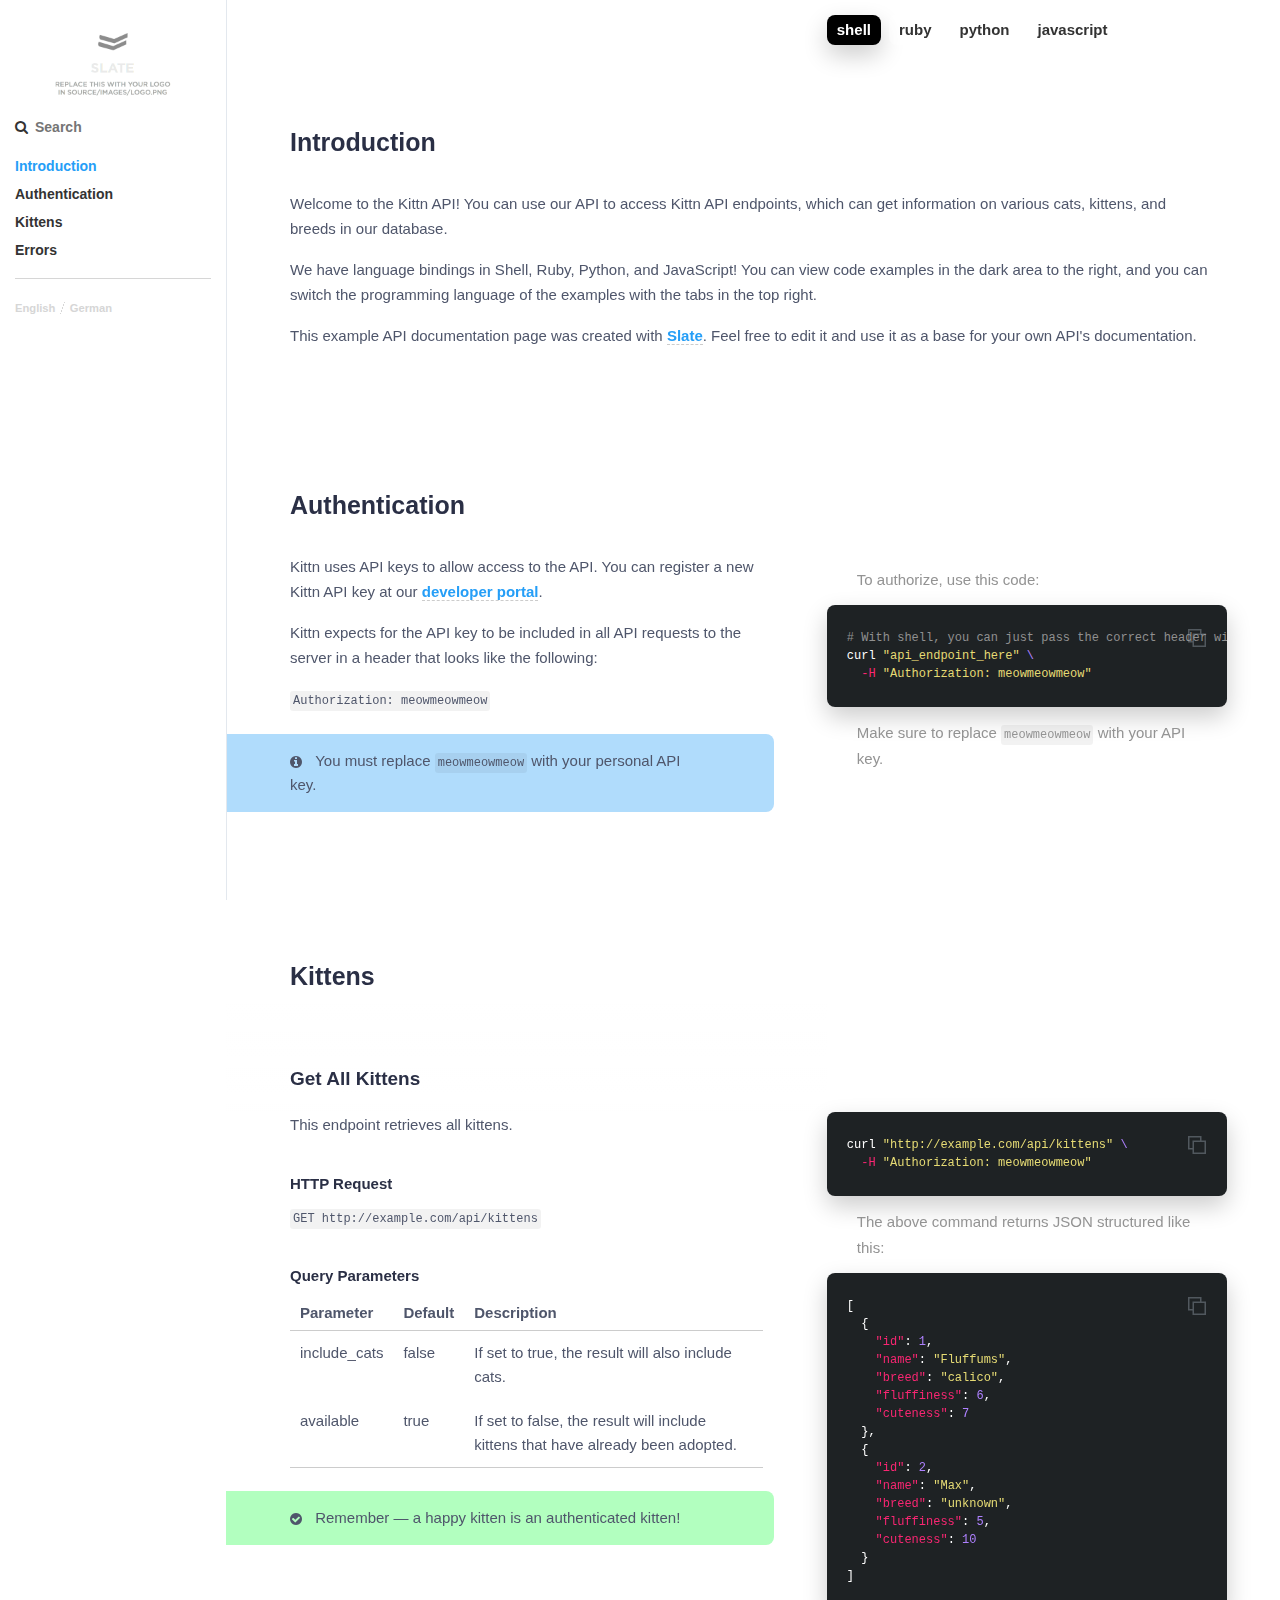
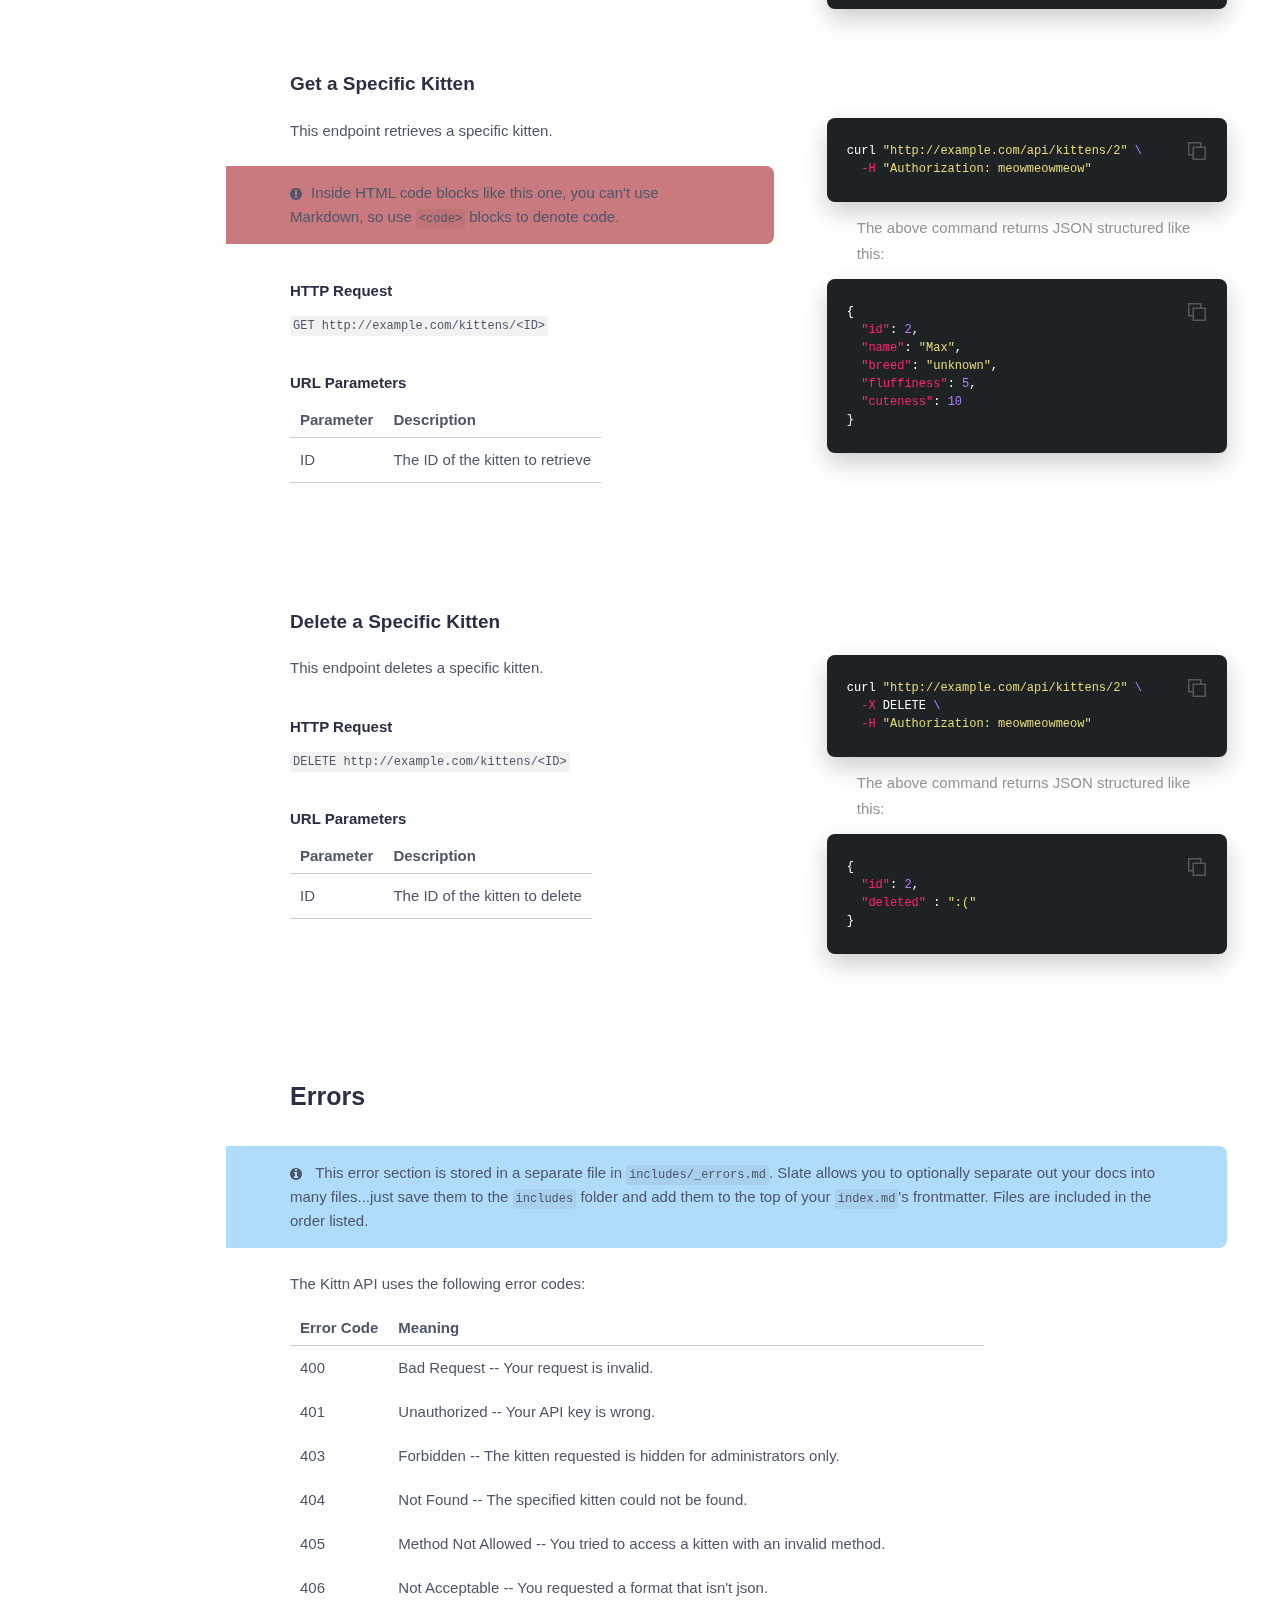
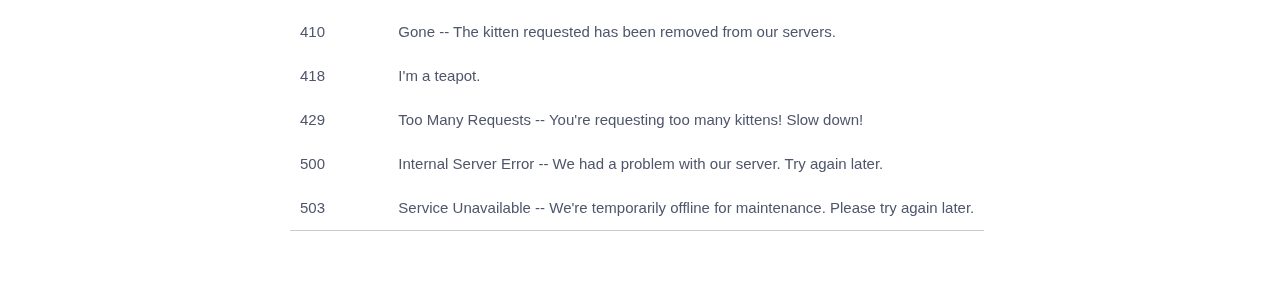
<file: index.html>
<html>
                <head>
                  <link rel="canonical" href="/en/" />
                  <meta http-equiv=refresh content="0; url=/en/" />
                  <meta name="robots" content="noindex,follow" />
                  <meta http-equiv="cache-control" content="no-cache" />
                </head>
                <body>
                </body>
              </html>
</file>
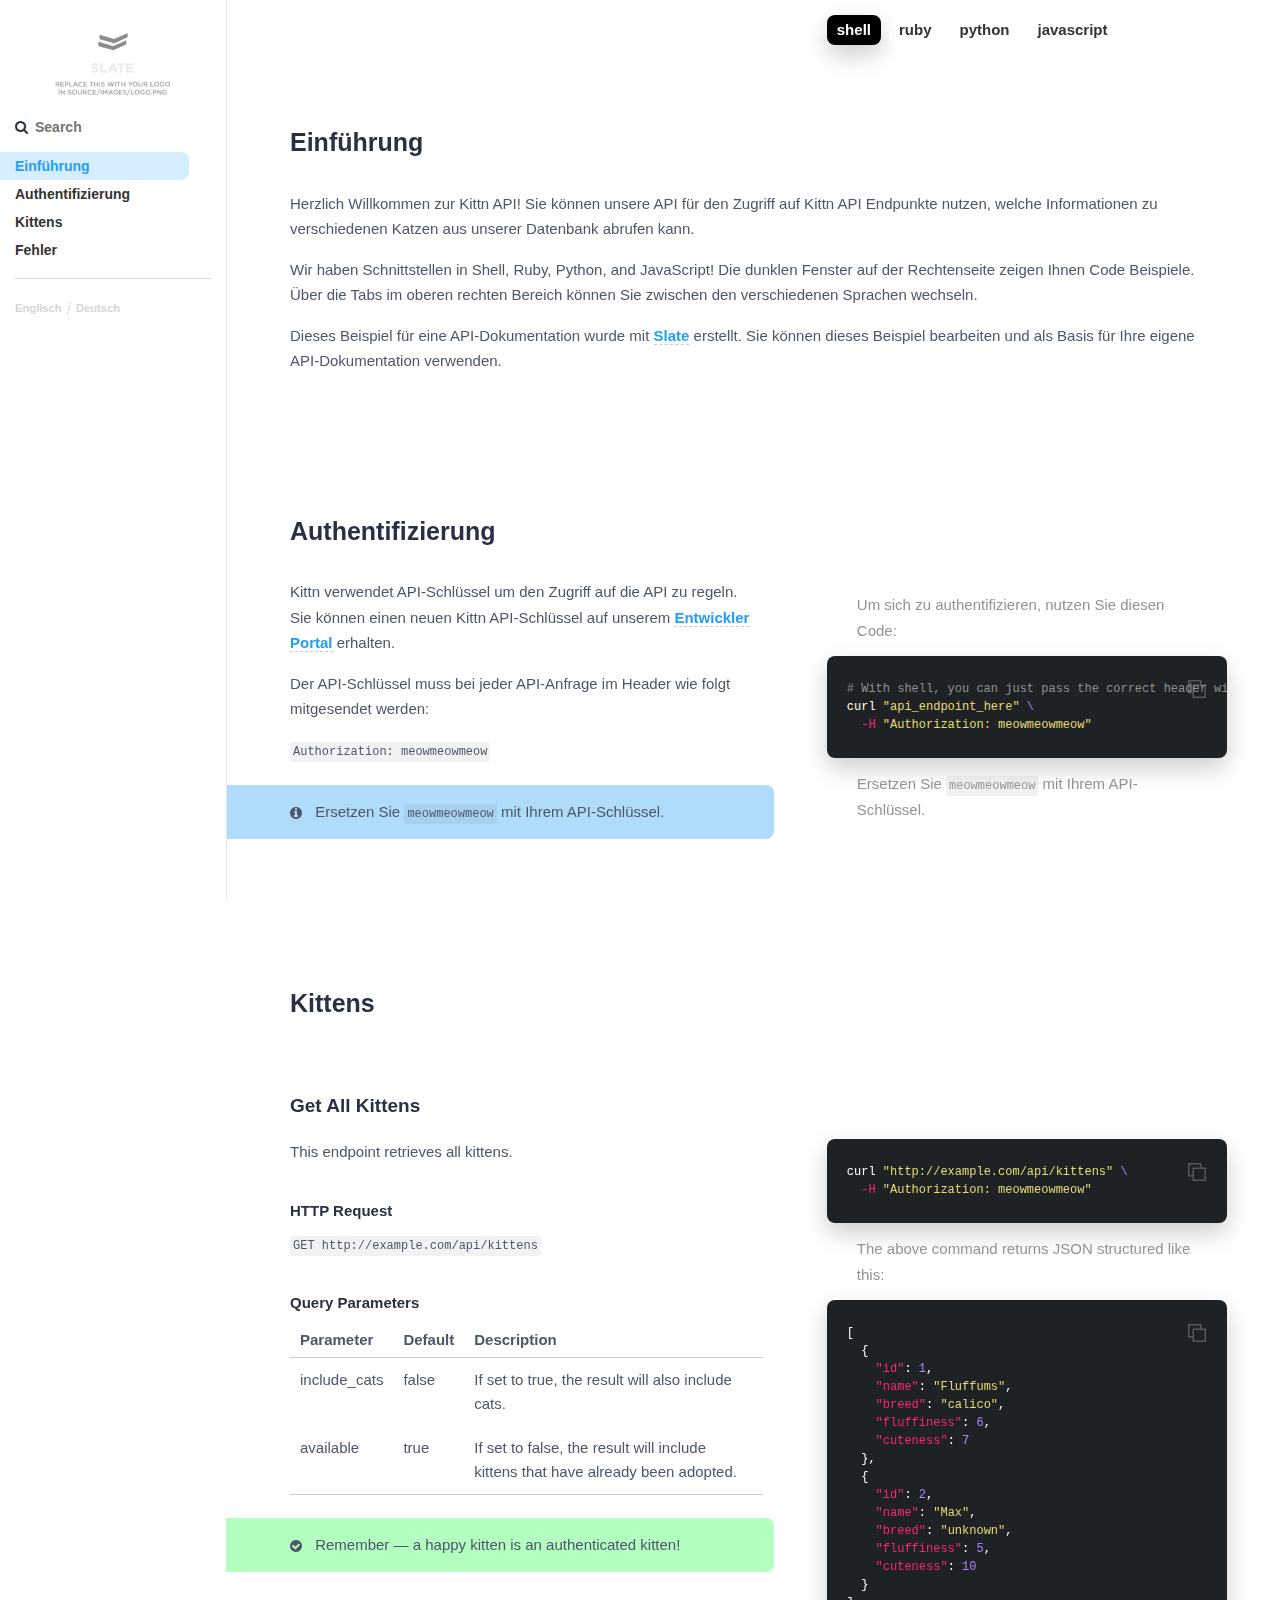
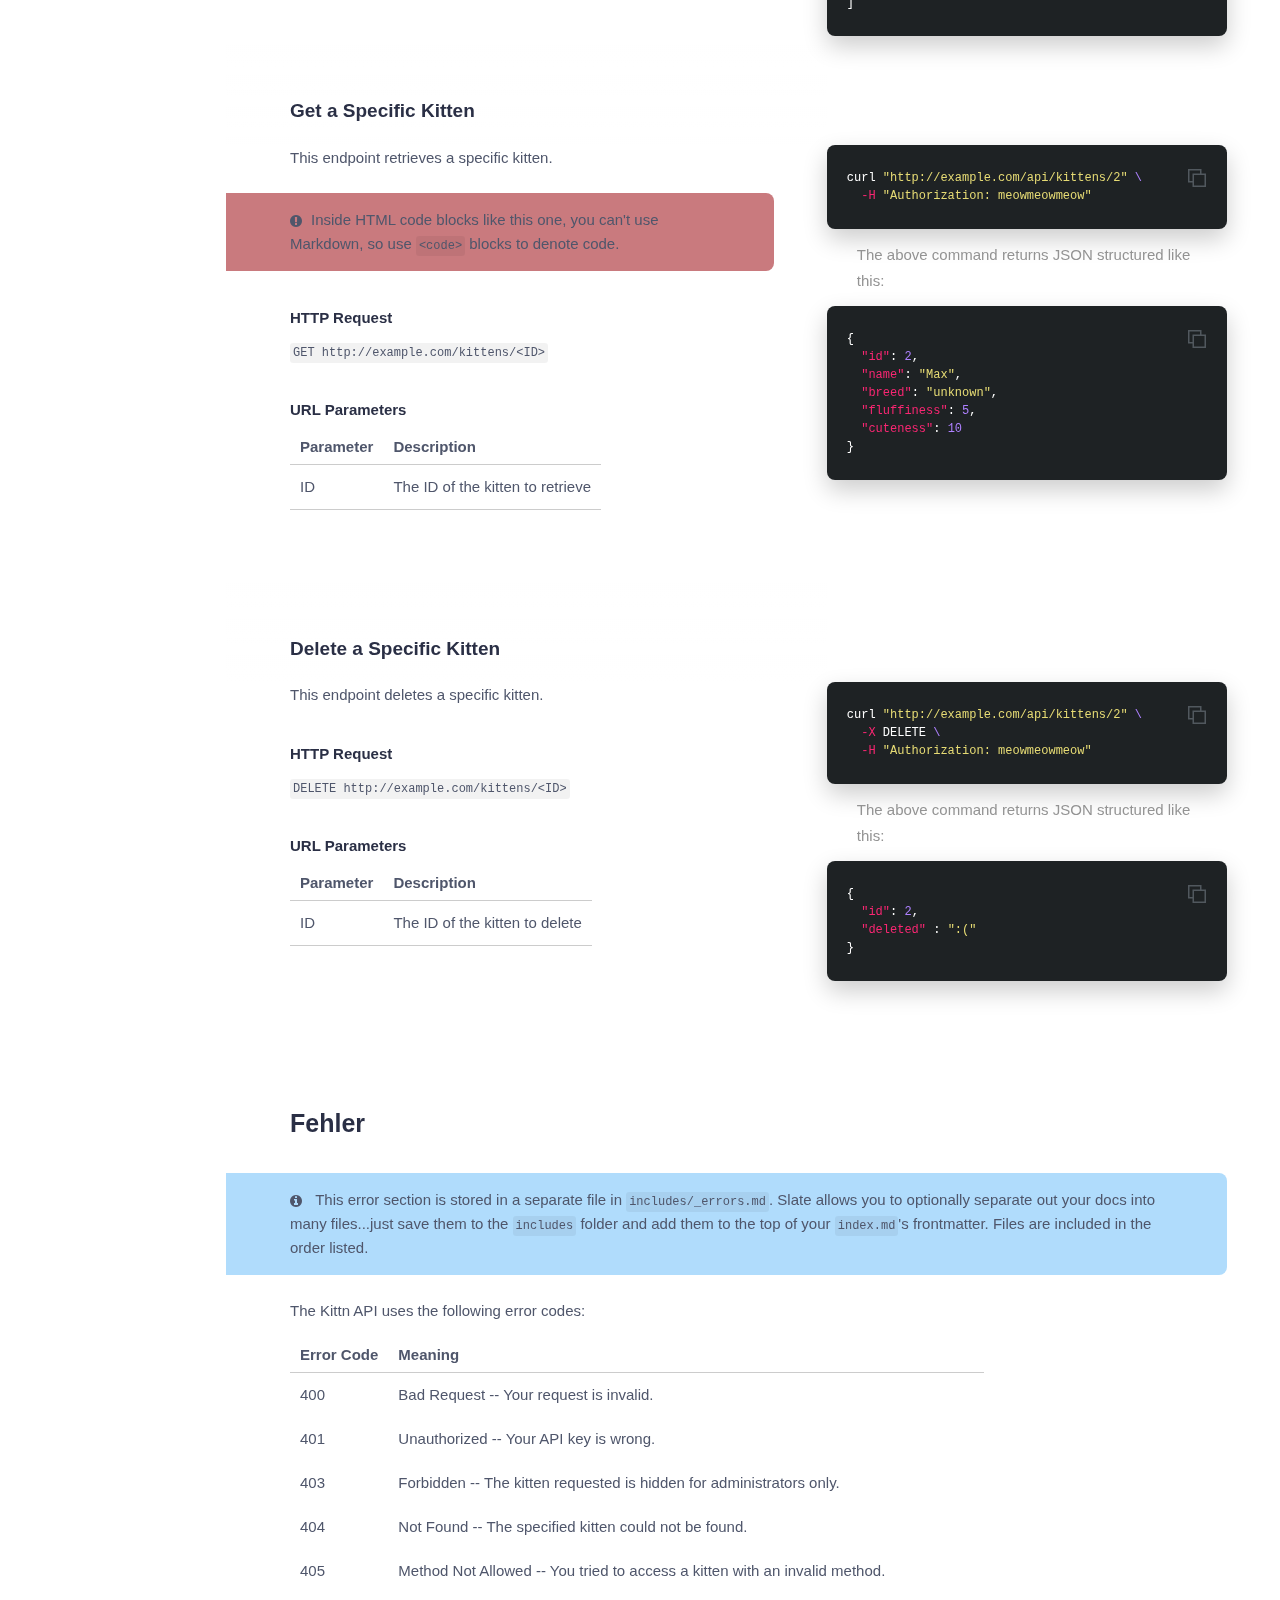
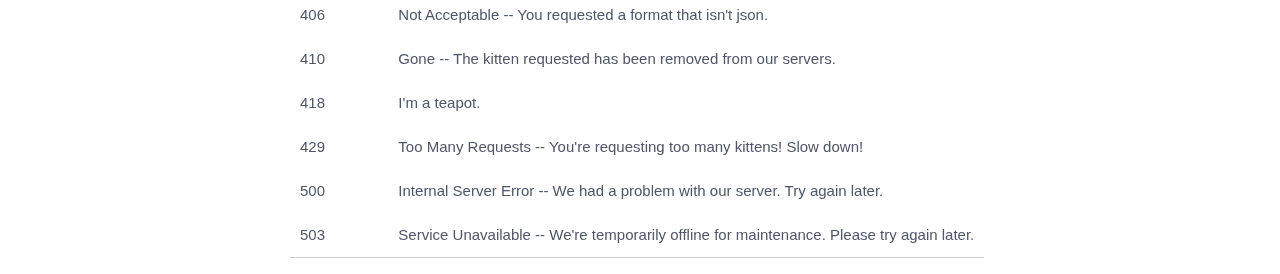
<file: de/index.html>
<!doctype html>
<html>
  <head>
    <meta charset="utf-8">
    <meta content="IE=edge,chrome=1" http-equiv="X-UA-Compatible">
    <meta name="viewport" content="width=device-width, initial-scale=1, maximum-scale=1">
        <meta
            name="description"
            content="Documentation for the Kittn API"
        >
    <title>API Reference</title>

    <style media="screen">
      .highlight table td { padding: 5px; }
.highlight table pre { margin: 0; }
.highlight .gh {
  color: #999999;
}
.highlight .sr {
  color: #f6aa11;
}
.highlight .go {
  color: #888888;
}
.highlight .gp {
  color: #555555;
}
.highlight .gs {
}
.highlight .gu {
  color: #aaaaaa;
}
.highlight .nb {
  color: #f6aa11;
}
.highlight .cm {
  color: #75715e;
}
.highlight .cp {
  color: #75715e;
}
.highlight .c1 {
  color: #75715e;
}
.highlight .cs {
  color: #75715e;
}
.highlight .c, .highlight .ch, .highlight .cd, .highlight .cpf {
  color: #75715e;
}
.highlight .err {
  color: #960050;
}
.highlight .gr {
  color: #960050;
}
.highlight .gt {
  color: #960050;
}
.highlight .gd {
  color: #49483e;
}
.highlight .gi {
  color: #49483e;
}
.highlight .ge {
  color: #49483e;
}
.highlight .kc {
  color: #66d9ef;
}
.highlight .kd {
  color: #66d9ef;
}
.highlight .kr {
  color: #66d9ef;
}
.highlight .no {
  color: #66d9ef;
}
.highlight .kt {
  color: #66d9ef;
}
.highlight .mf {
  color: #ae81ff;
}
.highlight .mh {
  color: #ae81ff;
}
.highlight .il {
  color: #ae81ff;
}
.highlight .mi {
  color: #ae81ff;
}
.highlight .mo {
  color: #ae81ff;
}
.highlight .m, .highlight .mb, .highlight .mx {
  color: #ae81ff;
}
.highlight .sc {
  color: #ae81ff;
}
.highlight .se {
  color: #ae81ff;
}
.highlight .ss {
  color: #ae81ff;
}
.highlight .sd {
  color: #e6db74;
}
.highlight .s2 {
  color: #e6db74;
}
.highlight .sb {
  color: #e6db74;
}
.highlight .sh {
  color: #e6db74;
}
.highlight .si {
  color: #e6db74;
}
.highlight .sx {
  color: #e6db74;
}
.highlight .s1 {
  color: #e6db74;
}
.highlight .s, .highlight .sa, .highlight .dl {
  color: #e6db74;
}
.highlight .na {
  color: #a6e22e;
}
.highlight .nc {
  color: #a6e22e;
}
.highlight .nd {
  color: #a6e22e;
}
.highlight .ne {
  color: #a6e22e;
}
.highlight .nf, .highlight .fm {
  color: #a6e22e;
}
.highlight .vc {
  color: #ffffff;
}
.highlight .nn {
  color: #ffffff;
}
.highlight .ni {
  color: #ffffff;
}
.highlight .bp {
  color: #ffffff;
}
.highlight .vg {
  color: #ffffff;
}
.highlight .vi {
  color: #ffffff;
}
.highlight .nv, .highlight .vm {
  color: #ffffff;
}
.highlight .w {
  color: #ffffff;
}
.highlight {
  color: #ffffff;
}
.highlight .n, .highlight .py, .highlight .nx {
  color: #ffffff;
}
.highlight .nl {
  color: #f92672;
}
.highlight .ow {
  color: #f92672;
}
.highlight .nt {
  color: #f92672;
}
.highlight .k, .highlight .kv {
  color: #f92672;
}
.highlight .kn {
  color: #f92672;
}
.highlight .kp {
  color: #f92672;
}
.highlight .o {
  color: #f92672;
}
    </style>
    <style media="print">
      * {
        -webkit-transition:none!important;
        transition:none!important;
      }
      .highlight table td { padding: 5px; }
.highlight table pre { margin: 0; }
.highlight, .highlight .w {
  color: #586e75;
}
.highlight .err {
  color: #002b36;
  background-color: #dc322f;
}
.highlight .c, .highlight .ch, .highlight .cd, .highlight .cm, .highlight .cpf, .highlight .c1, .highlight .cs {
  color: #657b83;
}
.highlight .cp {
  color: #b58900;
}
.highlight .nt {
  color: #b58900;
}
.highlight .o, .highlight .ow {
  color: #93a1a1;
}
.highlight .p, .highlight .pi {
  color: #93a1a1;
}
.highlight .gi {
  color: #859900;
}
.highlight .gd {
  color: #dc322f;
}
.highlight .gh {
  color: #268bd2;
  background-color: #002b36;
  font-weight: bold;
}
.highlight .k, .highlight .kn, .highlight .kp, .highlight .kr, .highlight .kv {
  color: #6c71c4;
}
.highlight .kc {
  color: #cb4b16;
}
.highlight .kt {
  color: #cb4b16;
}
.highlight .kd {
  color: #cb4b16;
}
.highlight .s, .highlight .sb, .highlight .sc, .highlight .dl, .highlight .sd, .highlight .s2, .highlight .sh, .highlight .sx, .highlight .s1 {
  color: #859900;
}
.highlight .sa {
  color: #6c71c4;
}
.highlight .sr {
  color: #2aa198;
}
.highlight .si {
  color: #d33682;
}
.highlight .se {
  color: #d33682;
}
.highlight .nn {
  color: #b58900;
}
.highlight .nc {
  color: #b58900;
}
.highlight .no {
  color: #b58900;
}
.highlight .na {
  color: #268bd2;
}
.highlight .m, .highlight .mb, .highlight .mf, .highlight .mh, .highlight .mi, .highlight .il, .highlight .mo, .highlight .mx {
  color: #859900;
}
.highlight .ss {
  color: #859900;
}
    </style>
    <link href="../stylesheets/screen-fc015884.css" rel="stylesheet" media="screen" />
    <link href="../stylesheets/print-e3a9e2c4.css" rel="stylesheet" media="print" />
      <script src="../javascripts/all-8cf80707.js"></script>

    <script>
      $(function() { setupCodeCopy(); });
    </script>
  </head>

  <body class="de de_index" data-languages="[&quot;shell&quot;,&quot;ruby&quot;,&quot;python&quot;,&quot;javascript&quot;]">
    <a href="#" id="nav-button">
      <span>
        NAV
        <img src="../images/navbar-cad8cdcb.png" alt="" />
      </span>
    </a>
    <div class="toc-wrapper">
      <img src="../images/logo-1e815a84.png" class="logo" alt="" />
        <div class="lang-selector">
              <a href="#" data-language-name="shell">shell</a>
              <a href="#" data-language-name="ruby">ruby</a>
              <a href="#" data-language-name="python">python</a>
              <a href="#" data-language-name="javascript">javascript</a>
        </div>
        <div class="search">
          <input type="text" class="search" id="input-search" placeholder="Search">
        </div>
        <ul class="search-results"></ul>
      <ul id="toc" class="toc-list-h1">
          <li>
            <a href="#einfuhrung" class="toc-h1 toc-link" data-title="Einführung">Einführung</a>
          </li>
          <li>
            <a href="#authentifizierung" class="toc-h1 toc-link" data-title="Authentifizierung">Authentifizierung</a>
          </li>
          <li>
            <a href="#kittens" class="toc-h1 toc-link" data-title="Kittens">Kittens</a>
              <ul class="toc-list-h2">
                  <li>
                    <a href="#get-all-kittens" class="toc-h2 toc-link" data-title="Get All Kittens">Get All Kittens</a>
                  </li>
                  <li>
                    <a href="#get-a-specific-kitten" class="toc-h2 toc-link" data-title="Get a Specific Kitten">Get a Specific Kitten</a>
                  </li>
                  <li>
                    <a href="#delete-a-specific-kitten" class="toc-h2 toc-link" data-title="Delete a Specific Kitten">Delete a Specific Kitten</a>
                  </li>
              </ul>
          </li>
          <li>
            <a href="#fehler" class="toc-h1 toc-link" data-title="Fehler">Fehler</a>
          </li>
      </ul>
        <ul class="toc-footer">
            <li><a href='../en'>Englisch</a></li>
            <li><a href='../de'>Deutsch</a></li>
        </ul>
    </div>
    <div class="page-wrapper">
      <div class="dark-box"></div>
      <div class="content">
        <h1 id='einfuhrung'>Einführung</h1>
<p>Herzlich Willkommen zur Kittn API! Sie können unsere API für den Zugriff auf Kittn API Endpunkte nutzen, welche Informationen zu verschiedenen Katzen aus unserer Datenbank abrufen kann.</p>

<p>Wir haben Schnittstellen in Shell, Ruby, Python, and JavaScript! Die dunklen Fenster auf der Rechtenseite zeigen Ihnen Code Beispiele. Über die Tabs im oberen rechten Bereich können Sie zwischen den verschiedenen Sprachen wechseln.</p>

<p>Dieses Beispiel für eine API-Dokumentation wurde mit <a href="https://github.com/slatedocs/slate">Slate</a> erstellt. Sie können dieses Beispiel bearbeiten und als Basis für Ihre eigene API-Dokumentation verwenden.</p>
<h1 id='authentifizierung'>Authentifizierung</h1>
<blockquote>
<p>Um sich zu authentifizieren, nutzen Sie diesen Code:</p>
</blockquote>
<div class="highlight"><pre class="highlight ruby tab-ruby"><code><span class="nb">require</span> <span class="s1">'kittn'</span>

<span class="n">api</span> <span class="o">=</span> <span class="no">Kittn</span><span class="o">::</span><span class="no">APIClient</span><span class="p">.</span><span class="nf">authorize!</span><span class="p">(</span><span class="s1">'meowmeowmeow'</span><span class="p">)</span>
</code></pre></div><div class="highlight"><pre class="highlight python tab-python"><code><span class="kn">import</span> <span class="nn">kittn</span>

<span class="n">api</span> <span class="o">=</span> <span class="n">kittn</span><span class="p">.</span><span class="n">authorize</span><span class="p">(</span><span class="s">'meowmeowmeow'</span><span class="p">)</span>
</code></pre></div><div class="highlight"><pre class="highlight shell tab-shell"><code><span class="c"># With shell, you can just pass the correct header with each request</span>
curl <span class="s2">"api_endpoint_here"</span> <span class="se">\</span>
  <span class="nt">-H</span> <span class="s2">"Authorization: meowmeowmeow"</span>
</code></pre></div><div class="highlight"><pre class="highlight javascript tab-javascript"><code><span class="kd">const</span> <span class="nx">kittn</span> <span class="o">=</span> <span class="nx">require</span><span class="p">(</span><span class="dl">'</span><span class="s1">kittn</span><span class="dl">'</span><span class="p">);</span>

<span class="kd">let</span> <span class="nx">api</span> <span class="o">=</span> <span class="nx">kittn</span><span class="p">.</span><span class="nx">authorize</span><span class="p">(</span><span class="dl">'</span><span class="s1">meowmeowmeow</span><span class="dl">'</span><span class="p">);</span>
</code></pre></div>
<blockquote>
<p>Ersetzen Sie <code>meowmeowmeow</code> mit Ihrem API-Schlüssel.</p>
</blockquote>

<p>Kittn verwendet API-Schlüssel um den Zugriff auf die API zu regeln. Sie können einen neuen Kittn API-Schlüssel auf unserem <a href="http://example.com/developers">Entwickler Portal</a> erhalten.</p>

<p>Der API-Schlüssel muss bei jeder API-Anfrage im Header wie folgt mitgesendet werden:</p>

<p><code>Authorization: meowmeowmeow</code></p>

<aside class="notice">
Ersetzen Sie <code>meowmeowmeow</code> mit Ihrem API-Schlüssel.
</aside>
<h1 id='kittens'>Kittens</h1><h2 id='get-all-kittens'>Get All Kittens</h2><div class="highlight"><pre class="highlight ruby tab-ruby"><code><span class="nb">require</span> <span class="s1">'kittn'</span>

<span class="n">api</span> <span class="o">=</span> <span class="no">Kittn</span><span class="o">::</span><span class="no">APIClient</span><span class="p">.</span><span class="nf">authorize!</span><span class="p">(</span><span class="s1">'meowmeowmeow'</span><span class="p">)</span>
<span class="n">api</span><span class="p">.</span><span class="nf">kittens</span><span class="p">.</span><span class="nf">get</span>
</code></pre></div><div class="highlight"><pre class="highlight python tab-python"><code><span class="kn">import</span> <span class="nn">kittn</span>

<span class="n">api</span> <span class="o">=</span> <span class="n">kittn</span><span class="p">.</span><span class="n">authorize</span><span class="p">(</span><span class="s">'meowmeowmeow'</span><span class="p">)</span>
<span class="n">api</span><span class="p">.</span><span class="n">kittens</span><span class="p">.</span><span class="n">get</span><span class="p">()</span>
</code></pre></div><div class="highlight"><pre class="highlight shell tab-shell"><code>curl <span class="s2">"http://example.com/api/kittens"</span> <span class="se">\</span>
  <span class="nt">-H</span> <span class="s2">"Authorization: meowmeowmeow"</span>
</code></pre></div><div class="highlight"><pre class="highlight javascript tab-javascript"><code><span class="kd">const</span> <span class="nx">kittn</span> <span class="o">=</span> <span class="nx">require</span><span class="p">(</span><span class="dl">'</span><span class="s1">kittn</span><span class="dl">'</span><span class="p">);</span>

<span class="kd">let</span> <span class="nx">api</span> <span class="o">=</span> <span class="nx">kittn</span><span class="p">.</span><span class="nx">authorize</span><span class="p">(</span><span class="dl">'</span><span class="s1">meowmeowmeow</span><span class="dl">'</span><span class="p">);</span>
<span class="kd">let</span> <span class="nx">kittens</span> <span class="o">=</span> <span class="nx">api</span><span class="p">.</span><span class="nx">kittens</span><span class="p">.</span><span class="kd">get</span><span class="p">();</span>
</code></pre></div>
<blockquote>
<p>The above command returns JSON structured like this:</p>
</blockquote>
<div class="highlight"><pre class="highlight json tab-json"><code><span class="p">[</span><span class="w">
  </span><span class="p">{</span><span class="w">
    </span><span class="nl">"id"</span><span class="p">:</span><span class="w"> </span><span class="mi">1</span><span class="p">,</span><span class="w">
    </span><span class="nl">"name"</span><span class="p">:</span><span class="w"> </span><span class="s2">"Fluffums"</span><span class="p">,</span><span class="w">
    </span><span class="nl">"breed"</span><span class="p">:</span><span class="w"> </span><span class="s2">"calico"</span><span class="p">,</span><span class="w">
    </span><span class="nl">"fluffiness"</span><span class="p">:</span><span class="w"> </span><span class="mi">6</span><span class="p">,</span><span class="w">
    </span><span class="nl">"cuteness"</span><span class="p">:</span><span class="w"> </span><span class="mi">7</span><span class="w">
  </span><span class="p">},</span><span class="w">
  </span><span class="p">{</span><span class="w">
    </span><span class="nl">"id"</span><span class="p">:</span><span class="w"> </span><span class="mi">2</span><span class="p">,</span><span class="w">
    </span><span class="nl">"name"</span><span class="p">:</span><span class="w"> </span><span class="s2">"Max"</span><span class="p">,</span><span class="w">
    </span><span class="nl">"breed"</span><span class="p">:</span><span class="w"> </span><span class="s2">"unknown"</span><span class="p">,</span><span class="w">
    </span><span class="nl">"fluffiness"</span><span class="p">:</span><span class="w"> </span><span class="mi">5</span><span class="p">,</span><span class="w">
    </span><span class="nl">"cuteness"</span><span class="p">:</span><span class="w"> </span><span class="mi">10</span><span class="w">
  </span><span class="p">}</span><span class="w">
</span><span class="p">]</span><span class="w">
</span></code></pre></div>
<p>This endpoint retrieves all kittens.</p>
<h3 id='http-request'>HTTP Request</h3>
<p><code>GET http://example.com/api/kittens</code></p>
<h3 id='query-parameters'>Query Parameters</h3>
<table><thead>
<tr>
<th>Parameter</th>
<th>Default</th>
<th>Description</th>
</tr>
</thead><tbody>
<tr>
<td>include_cats</td>
<td>false</td>
<td>If set to true, the result will also include cats.</td>
</tr>
<tr>
<td>available</td>
<td>true</td>
<td>If set to false, the result will include kittens that have already been adopted.</td>
</tr>
</tbody></table>

<aside class="success">
Remember — a happy kitten is an authenticated kitten!
</aside>
<h2 id='get-a-specific-kitten'>Get a Specific Kitten</h2><div class="highlight"><pre class="highlight ruby tab-ruby"><code><span class="nb">require</span> <span class="s1">'kittn'</span>

<span class="n">api</span> <span class="o">=</span> <span class="no">Kittn</span><span class="o">::</span><span class="no">APIClient</span><span class="p">.</span><span class="nf">authorize!</span><span class="p">(</span><span class="s1">'meowmeowmeow'</span><span class="p">)</span>
<span class="n">api</span><span class="p">.</span><span class="nf">kittens</span><span class="p">.</span><span class="nf">get</span><span class="p">(</span><span class="mi">2</span><span class="p">)</span>
</code></pre></div><div class="highlight"><pre class="highlight python tab-python"><code><span class="kn">import</span> <span class="nn">kittn</span>

<span class="n">api</span> <span class="o">=</span> <span class="n">kittn</span><span class="p">.</span><span class="n">authorize</span><span class="p">(</span><span class="s">'meowmeowmeow'</span><span class="p">)</span>
<span class="n">api</span><span class="p">.</span><span class="n">kittens</span><span class="p">.</span><span class="n">get</span><span class="p">(</span><span class="mi">2</span><span class="p">)</span>
</code></pre></div><div class="highlight"><pre class="highlight shell tab-shell"><code>curl <span class="s2">"http://example.com/api/kittens/2"</span> <span class="se">\</span>
  <span class="nt">-H</span> <span class="s2">"Authorization: meowmeowmeow"</span>
</code></pre></div><div class="highlight"><pre class="highlight javascript tab-javascript"><code><span class="kd">const</span> <span class="nx">kittn</span> <span class="o">=</span> <span class="nx">require</span><span class="p">(</span><span class="dl">'</span><span class="s1">kittn</span><span class="dl">'</span><span class="p">);</span>

<span class="kd">let</span> <span class="nx">api</span> <span class="o">=</span> <span class="nx">kittn</span><span class="p">.</span><span class="nx">authorize</span><span class="p">(</span><span class="dl">'</span><span class="s1">meowmeowmeow</span><span class="dl">'</span><span class="p">);</span>
<span class="kd">let</span> <span class="nx">max</span> <span class="o">=</span> <span class="nx">api</span><span class="p">.</span><span class="nx">kittens</span><span class="p">.</span><span class="kd">get</span><span class="p">(</span><span class="mi">2</span><span class="p">);</span>
</code></pre></div>
<blockquote>
<p>The above command returns JSON structured like this:</p>
</blockquote>
<div class="highlight"><pre class="highlight json tab-json"><code><span class="p">{</span><span class="w">
  </span><span class="nl">"id"</span><span class="p">:</span><span class="w"> </span><span class="mi">2</span><span class="p">,</span><span class="w">
  </span><span class="nl">"name"</span><span class="p">:</span><span class="w"> </span><span class="s2">"Max"</span><span class="p">,</span><span class="w">
  </span><span class="nl">"breed"</span><span class="p">:</span><span class="w"> </span><span class="s2">"unknown"</span><span class="p">,</span><span class="w">
  </span><span class="nl">"fluffiness"</span><span class="p">:</span><span class="w"> </span><span class="mi">5</span><span class="p">,</span><span class="w">
  </span><span class="nl">"cuteness"</span><span class="p">:</span><span class="w"> </span><span class="mi">10</span><span class="w">
</span><span class="p">}</span><span class="w">
</span></code></pre></div>
<p>This endpoint retrieves a specific kitten.</p>

<aside class="warning">Inside HTML code blocks like this one, you can't use Markdown, so use <code>&lt;code&gt;</code> blocks to denote code.</aside>
<h3 id='http-request-2'>HTTP Request</h3>
<p><code>GET http://example.com/kittens/&lt;ID&gt;</code></p>
<h3 id='url-parameters'>URL Parameters</h3>
<table><thead>
<tr>
<th>Parameter</th>
<th>Description</th>
</tr>
</thead><tbody>
<tr>
<td>ID</td>
<td>The ID of the kitten to retrieve</td>
</tr>
</tbody></table>
<h2 id='delete-a-specific-kitten'>Delete a Specific Kitten</h2><div class="highlight"><pre class="highlight ruby tab-ruby"><code><span class="nb">require</span> <span class="s1">'kittn'</span>

<span class="n">api</span> <span class="o">=</span> <span class="no">Kittn</span><span class="o">::</span><span class="no">APIClient</span><span class="p">.</span><span class="nf">authorize!</span><span class="p">(</span><span class="s1">'meowmeowmeow'</span><span class="p">)</span>
<span class="n">api</span><span class="p">.</span><span class="nf">kittens</span><span class="p">.</span><span class="nf">delete</span><span class="p">(</span><span class="mi">2</span><span class="p">)</span>
</code></pre></div><div class="highlight"><pre class="highlight python tab-python"><code><span class="kn">import</span> <span class="nn">kittn</span>

<span class="n">api</span> <span class="o">=</span> <span class="n">kittn</span><span class="p">.</span><span class="n">authorize</span><span class="p">(</span><span class="s">'meowmeowmeow'</span><span class="p">)</span>
<span class="n">api</span><span class="p">.</span><span class="n">kittens</span><span class="p">.</span><span class="n">delete</span><span class="p">(</span><span class="mi">2</span><span class="p">)</span>
</code></pre></div><div class="highlight"><pre class="highlight shell tab-shell"><code>curl <span class="s2">"http://example.com/api/kittens/2"</span> <span class="se">\</span>
  <span class="nt">-X</span> DELETE <span class="se">\</span>
  <span class="nt">-H</span> <span class="s2">"Authorization: meowmeowmeow"</span>
</code></pre></div><div class="highlight"><pre class="highlight javascript tab-javascript"><code><span class="kd">const</span> <span class="nx">kittn</span> <span class="o">=</span> <span class="nx">require</span><span class="p">(</span><span class="dl">'</span><span class="s1">kittn</span><span class="dl">'</span><span class="p">);</span>

<span class="kd">let</span> <span class="nx">api</span> <span class="o">=</span> <span class="nx">kittn</span><span class="p">.</span><span class="nx">authorize</span><span class="p">(</span><span class="dl">'</span><span class="s1">meowmeowmeow</span><span class="dl">'</span><span class="p">);</span>
<span class="kd">let</span> <span class="nx">max</span> <span class="o">=</span> <span class="nx">api</span><span class="p">.</span><span class="nx">kittens</span><span class="p">.</span><span class="k">delete</span><span class="p">(</span><span class="mi">2</span><span class="p">);</span>
</code></pre></div>
<blockquote>
<p>The above command returns JSON structured like this:</p>
</blockquote>
<div class="highlight"><pre class="highlight json tab-json"><code><span class="p">{</span><span class="w">
  </span><span class="nl">"id"</span><span class="p">:</span><span class="w"> </span><span class="mi">2</span><span class="p">,</span><span class="w">
  </span><span class="nl">"deleted"</span><span class="w"> </span><span class="p">:</span><span class="w"> </span><span class="s2">":("</span><span class="w">
</span><span class="p">}</span><span class="w">
</span></code></pre></div>
<p>This endpoint deletes a specific kitten.</p>
<h3 id='http-request-3'>HTTP Request</h3>
<p><code>DELETE http://example.com/kittens/&lt;ID&gt;</code></p>
<h3 id='url-parameters-2'>URL Parameters</h3>
<table><thead>
<tr>
<th>Parameter</th>
<th>Description</th>
</tr>
</thead><tbody>
<tr>
<td>ID</td>
<td>The ID of the kitten to delete</td>
</tr>
</tbody></table>
<h1 id='fehler'>Fehler</h1>
<aside class="notice">
This error section is stored in a separate file in <code>includes/_errors.md</code>. Slate allows you to optionally separate out your docs into many files...just save them to the <code>includes</code> folder and add them to the top of your <code>index.md</code>'s frontmatter. Files are included in the order listed.
</aside>

<p>The Kittn API uses the following error codes:</p>

<table><thead>
<tr>
<th>Error Code</th>
<th>Meaning</th>
</tr>
</thead><tbody>
<tr>
<td>400</td>
<td>Bad Request -- Your request is invalid.</td>
</tr>
<tr>
<td>401</td>
<td>Unauthorized -- Your API key is wrong.</td>
</tr>
<tr>
<td>403</td>
<td>Forbidden -- The kitten requested is hidden for administrators only.</td>
</tr>
<tr>
<td>404</td>
<td>Not Found -- The specified kitten could not be found.</td>
</tr>
<tr>
<td>405</td>
<td>Method Not Allowed -- You tried to access a kitten with an invalid method.</td>
</tr>
<tr>
<td>406</td>
<td>Not Acceptable -- You requested a format that isn&#39;t json.</td>
</tr>
<tr>
<td>410</td>
<td>Gone -- The kitten requested has been removed from our servers.</td>
</tr>
<tr>
<td>418</td>
<td>I&#39;m a teapot.</td>
</tr>
<tr>
<td>429</td>
<td>Too Many Requests -- You&#39;re requesting too many kittens! Slow down!</td>
</tr>
<tr>
<td>500</td>
<td>Internal Server Error -- We had a problem with our server. Try again later.</td>
</tr>
<tr>
<td>503</td>
<td>Service Unavailable -- We&#39;re temporarily offline for maintenance. Please try again later.</td>
</tr>
</tbody></table>

      </div>
      <div class="dark-box">
          <div class="lang-selector">
                <a href="#" data-language-name="shell">shell</a>
                <a href="#" data-language-name="ruby">ruby</a>
                <a href="#" data-language-name="python">python</a>
                <a href="#" data-language-name="javascript">javascript</a>
          </div>
      </div>
    </div>
  </body>
</html>
</file>
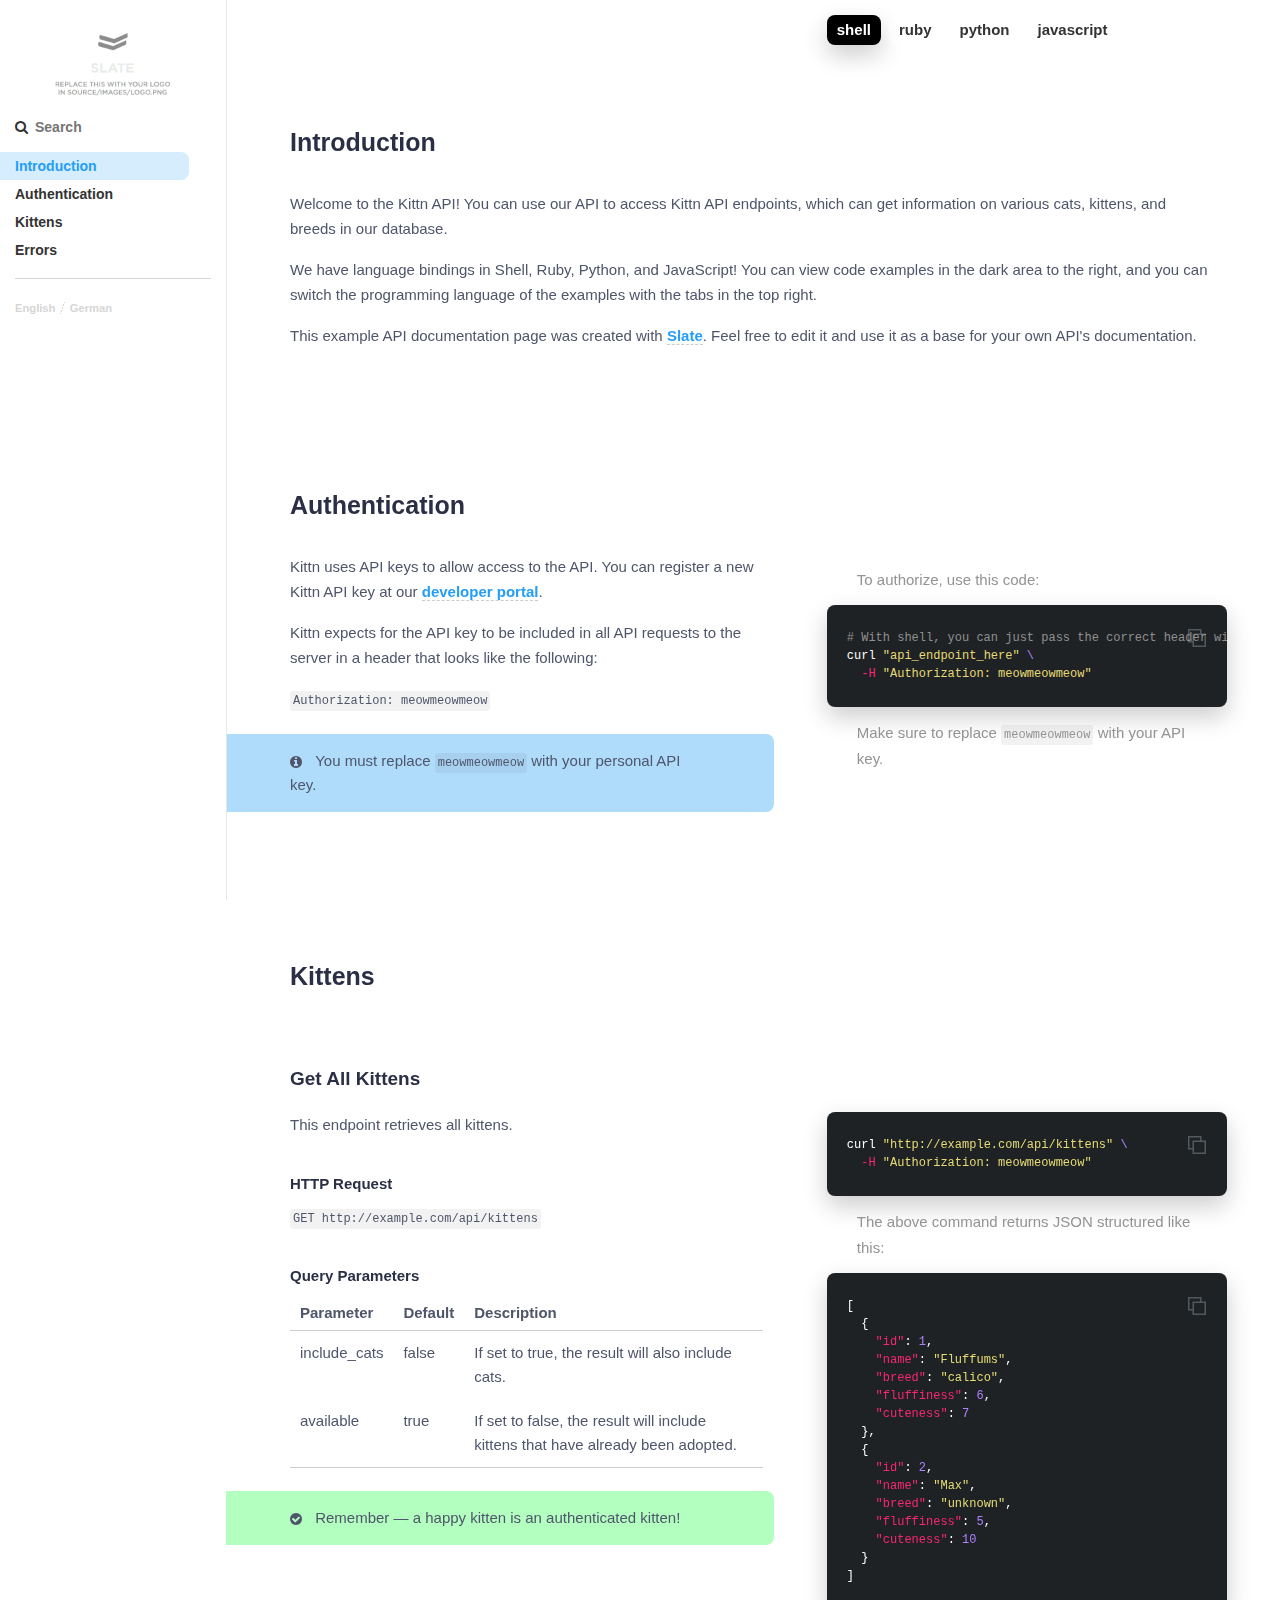
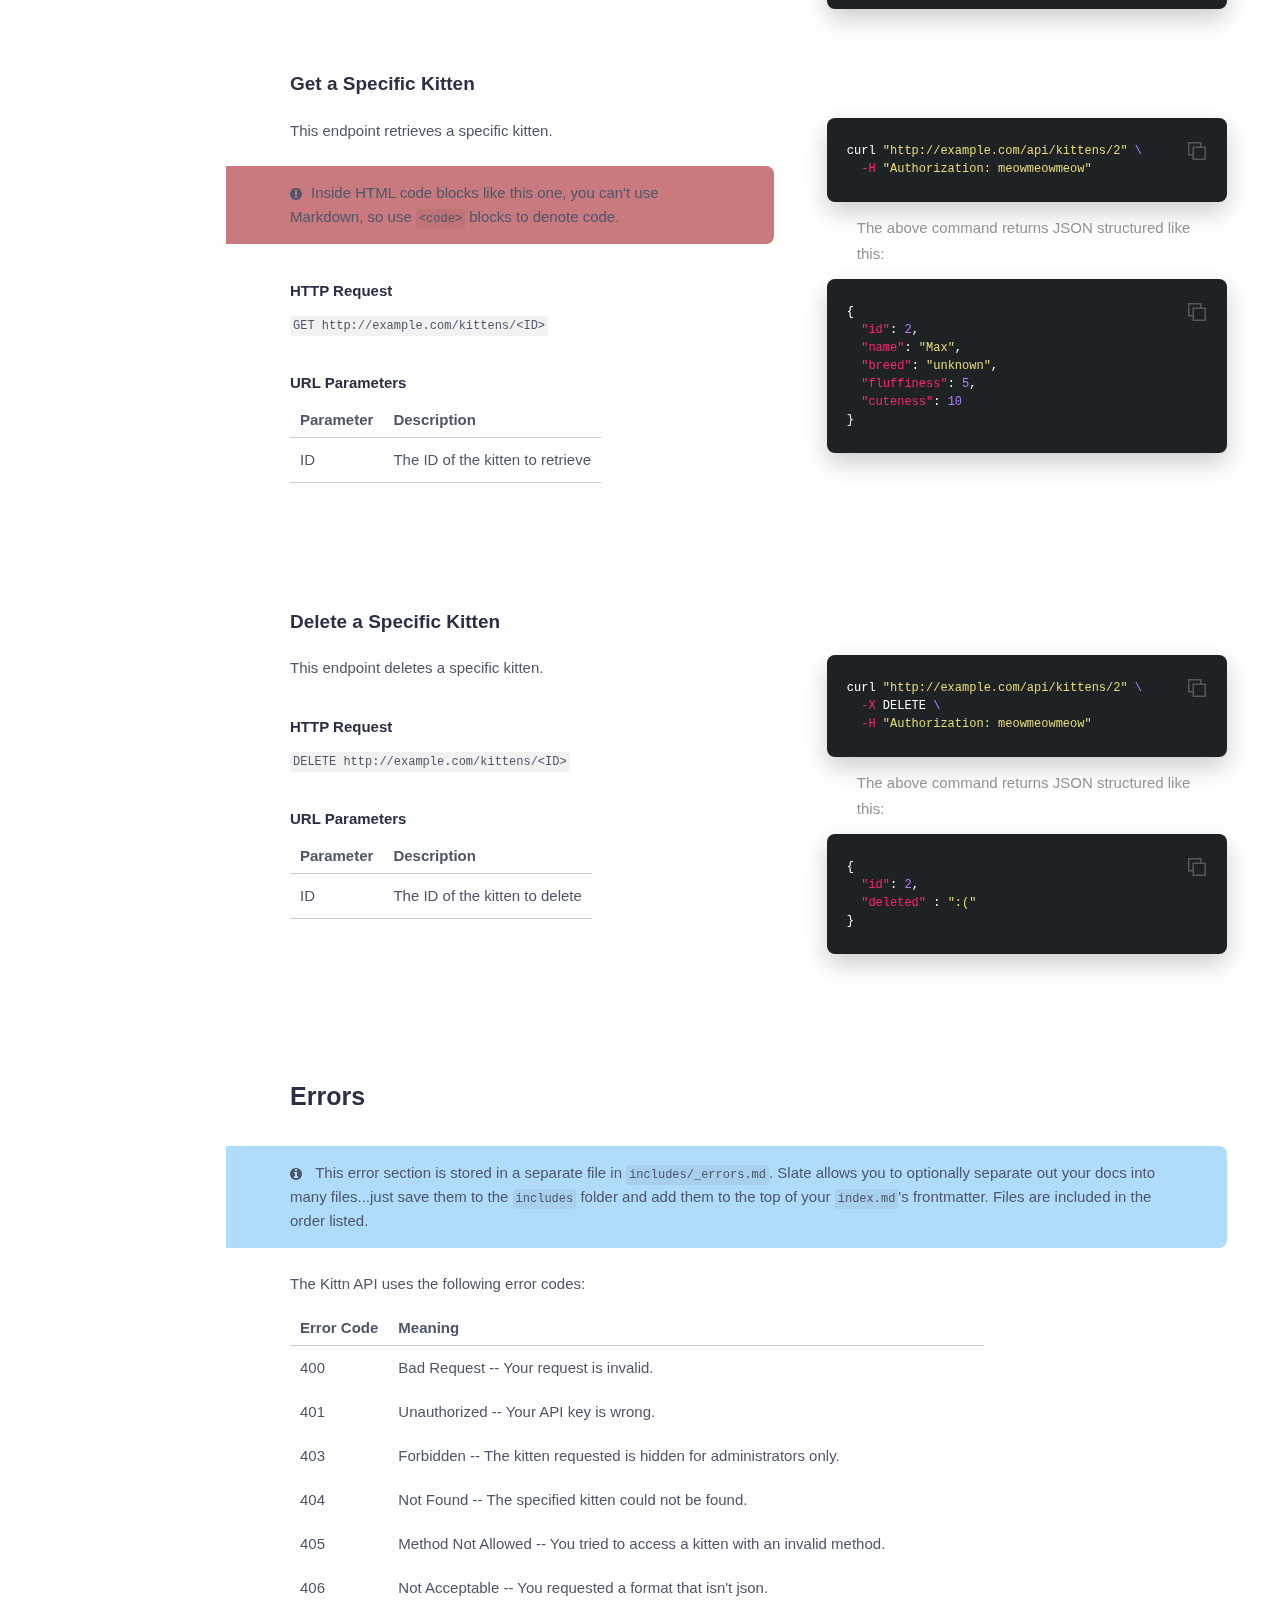
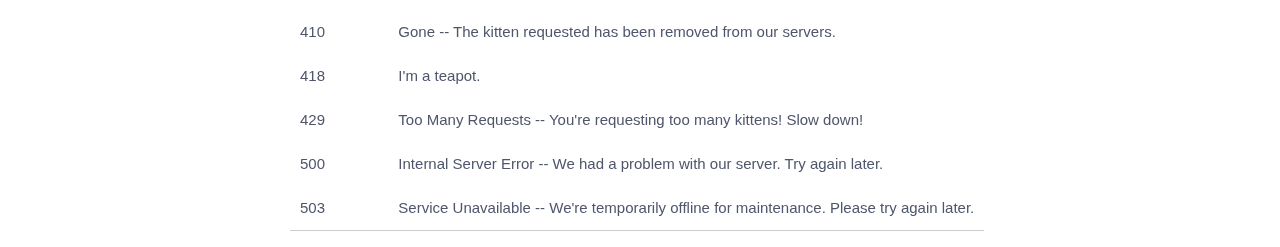
<file: en/index.html>
<!doctype html>
<html>
  <head>
    <meta charset="utf-8">
    <meta content="IE=edge,chrome=1" http-equiv="X-UA-Compatible">
    <meta name="viewport" content="width=device-width, initial-scale=1, maximum-scale=1">
        <meta
            name="description"
            content="Documentation for the Kittn API"
        >
    <title>API Reference</title>

    <style media="screen">
      .highlight table td { padding: 5px; }
.highlight table pre { margin: 0; }
.highlight .gh {
  color: #999999;
}
.highlight .sr {
  color: #f6aa11;
}
.highlight .go {
  color: #888888;
}
.highlight .gp {
  color: #555555;
}
.highlight .gs {
}
.highlight .gu {
  color: #aaaaaa;
}
.highlight .nb {
  color: #f6aa11;
}
.highlight .cm {
  color: #75715e;
}
.highlight .cp {
  color: #75715e;
}
.highlight .c1 {
  color: #75715e;
}
.highlight .cs {
  color: #75715e;
}
.highlight .c, .highlight .ch, .highlight .cd, .highlight .cpf {
  color: #75715e;
}
.highlight .err {
  color: #960050;
}
.highlight .gr {
  color: #960050;
}
.highlight .gt {
  color: #960050;
}
.highlight .gd {
  color: #49483e;
}
.highlight .gi {
  color: #49483e;
}
.highlight .ge {
  color: #49483e;
}
.highlight .kc {
  color: #66d9ef;
}
.highlight .kd {
  color: #66d9ef;
}
.highlight .kr {
  color: #66d9ef;
}
.highlight .no {
  color: #66d9ef;
}
.highlight .kt {
  color: #66d9ef;
}
.highlight .mf {
  color: #ae81ff;
}
.highlight .mh {
  color: #ae81ff;
}
.highlight .il {
  color: #ae81ff;
}
.highlight .mi {
  color: #ae81ff;
}
.highlight .mo {
  color: #ae81ff;
}
.highlight .m, .highlight .mb, .highlight .mx {
  color: #ae81ff;
}
.highlight .sc {
  color: #ae81ff;
}
.highlight .se {
  color: #ae81ff;
}
.highlight .ss {
  color: #ae81ff;
}
.highlight .sd {
  color: #e6db74;
}
.highlight .s2 {
  color: #e6db74;
}
.highlight .sb {
  color: #e6db74;
}
.highlight .sh {
  color: #e6db74;
}
.highlight .si {
  color: #e6db74;
}
.highlight .sx {
  color: #e6db74;
}
.highlight .s1 {
  color: #e6db74;
}
.highlight .s, .highlight .sa, .highlight .dl {
  color: #e6db74;
}
.highlight .na {
  color: #a6e22e;
}
.highlight .nc {
  color: #a6e22e;
}
.highlight .nd {
  color: #a6e22e;
}
.highlight .ne {
  color: #a6e22e;
}
.highlight .nf, .highlight .fm {
  color: #a6e22e;
}
.highlight .vc {
  color: #ffffff;
}
.highlight .nn {
  color: #ffffff;
}
.highlight .ni {
  color: #ffffff;
}
.highlight .bp {
  color: #ffffff;
}
.highlight .vg {
  color: #ffffff;
}
.highlight .vi {
  color: #ffffff;
}
.highlight .nv, .highlight .vm {
  color: #ffffff;
}
.highlight .w {
  color: #ffffff;
}
.highlight {
  color: #ffffff;
}
.highlight .n, .highlight .py, .highlight .nx {
  color: #ffffff;
}
.highlight .nl {
  color: #f92672;
}
.highlight .ow {
  color: #f92672;
}
.highlight .nt {
  color: #f92672;
}
.highlight .k, .highlight .kv {
  color: #f92672;
}
.highlight .kn {
  color: #f92672;
}
.highlight .kp {
  color: #f92672;
}
.highlight .o {
  color: #f92672;
}
    </style>
    <style media="print">
      * {
        -webkit-transition:none!important;
        transition:none!important;
      }
      .highlight table td { padding: 5px; }
.highlight table pre { margin: 0; }
.highlight, .highlight .w {
  color: #586e75;
}
.highlight .err {
  color: #002b36;
  background-color: #dc322f;
}
.highlight .c, .highlight .ch, .highlight .cd, .highlight .cm, .highlight .cpf, .highlight .c1, .highlight .cs {
  color: #657b83;
}
.highlight .cp {
  color: #b58900;
}
.highlight .nt {
  color: #b58900;
}
.highlight .o, .highlight .ow {
  color: #93a1a1;
}
.highlight .p, .highlight .pi {
  color: #93a1a1;
}
.highlight .gi {
  color: #859900;
}
.highlight .gd {
  color: #dc322f;
}
.highlight .gh {
  color: #268bd2;
  background-color: #002b36;
  font-weight: bold;
}
.highlight .k, .highlight .kn, .highlight .kp, .highlight .kr, .highlight .kv {
  color: #6c71c4;
}
.highlight .kc {
  color: #cb4b16;
}
.highlight .kt {
  color: #cb4b16;
}
.highlight .kd {
  color: #cb4b16;
}
.highlight .s, .highlight .sb, .highlight .sc, .highlight .dl, .highlight .sd, .highlight .s2, .highlight .sh, .highlight .sx, .highlight .s1 {
  color: #859900;
}
.highlight .sa {
  color: #6c71c4;
}
.highlight .sr {
  color: #2aa198;
}
.highlight .si {
  color: #d33682;
}
.highlight .se {
  color: #d33682;
}
.highlight .nn {
  color: #b58900;
}
.highlight .nc {
  color: #b58900;
}
.highlight .no {
  color: #b58900;
}
.highlight .na {
  color: #268bd2;
}
.highlight .m, .highlight .mb, .highlight .mf, .highlight .mh, .highlight .mi, .highlight .il, .highlight .mo, .highlight .mx {
  color: #859900;
}
.highlight .ss {
  color: #859900;
}
    </style>
    <link href="../stylesheets/screen-fc015884.css" rel="stylesheet" media="screen" />
    <link href="../stylesheets/print-e3a9e2c4.css" rel="stylesheet" media="print" />
      <script src="../javascripts/all-8cf80707.js"></script>

    <script>
      $(function() { setupCodeCopy(); });
    </script>
  </head>

  <body class="en en_index" data-languages="[&quot;shell&quot;,&quot;ruby&quot;,&quot;python&quot;,&quot;javascript&quot;]">
    <a href="#" id="nav-button">
      <span>
        NAV
        <img src="../images/navbar-cad8cdcb.png" alt="" />
      </span>
    </a>
    <div class="toc-wrapper">
      <img src="../images/logo-1e815a84.png" class="logo" alt="" />
        <div class="lang-selector">
              <a href="#" data-language-name="shell">shell</a>
              <a href="#" data-language-name="ruby">ruby</a>
              <a href="#" data-language-name="python">python</a>
              <a href="#" data-language-name="javascript">javascript</a>
        </div>
        <div class="search">
          <input type="text" class="search" id="input-search" placeholder="Search">
        </div>
        <ul class="search-results"></ul>
      <ul id="toc" class="toc-list-h1">
          <li>
            <a href="#introduction" class="toc-h1 toc-link" data-title="Introduction">Introduction</a>
          </li>
          <li>
            <a href="#authentication" class="toc-h1 toc-link" data-title="Authentication">Authentication</a>
          </li>
          <li>
            <a href="#kittens" class="toc-h1 toc-link" data-title="Kittens">Kittens</a>
              <ul class="toc-list-h2">
                  <li>
                    <a href="#get-all-kittens" class="toc-h2 toc-link" data-title="Get All Kittens">Get All Kittens</a>
                  </li>
                  <li>
                    <a href="#get-a-specific-kitten" class="toc-h2 toc-link" data-title="Get a Specific Kitten">Get a Specific Kitten</a>
                  </li>
                  <li>
                    <a href="#delete-a-specific-kitten" class="toc-h2 toc-link" data-title="Delete a Specific Kitten">Delete a Specific Kitten</a>
                  </li>
              </ul>
          </li>
          <li>
            <a href="#errors" class="toc-h1 toc-link" data-title="Errors">Errors</a>
          </li>
      </ul>
        <ul class="toc-footer">
            <li><a href='../en'>English</a></li>
            <li><a href='../de'>German</a></li>
        </ul>
    </div>
    <div class="page-wrapper">
      <div class="dark-box"></div>
      <div class="content">
        <h1 id='introduction'>Introduction</h1>
<p>Welcome to the Kittn API! You can use our API to access Kittn API endpoints, which can get information on various cats, kittens, and breeds in our database.</p>

<p>We have language bindings in Shell, Ruby, Python, and JavaScript! You can view code examples in the dark area to the right, and you can switch the programming language of the examples with the tabs in the top right.</p>

<p>This example API documentation page was created with <a href="https://github.com/slatedocs/slate">Slate</a>. Feel free to edit it and use it as a base for your own API&#39;s documentation.</p>
<h1 id='authentication'>Authentication</h1>
<blockquote>
<p>To authorize, use this code:</p>
</blockquote>
<div class="highlight"><pre class="highlight ruby tab-ruby"><code><span class="nb">require</span> <span class="s1">'kittn'</span>

<span class="n">api</span> <span class="o">=</span> <span class="no">Kittn</span><span class="o">::</span><span class="no">APIClient</span><span class="p">.</span><span class="nf">authorize!</span><span class="p">(</span><span class="s1">'meowmeowmeow'</span><span class="p">)</span>
</code></pre></div><div class="highlight"><pre class="highlight python tab-python"><code><span class="kn">import</span> <span class="nn">kittn</span>

<span class="n">api</span> <span class="o">=</span> <span class="n">kittn</span><span class="p">.</span><span class="n">authorize</span><span class="p">(</span><span class="s">'meowmeowmeow'</span><span class="p">)</span>
</code></pre></div><div class="highlight"><pre class="highlight shell tab-shell"><code><span class="c"># With shell, you can just pass the correct header with each request</span>
curl <span class="s2">"api_endpoint_here"</span> <span class="se">\</span>
  <span class="nt">-H</span> <span class="s2">"Authorization: meowmeowmeow"</span>
</code></pre></div><div class="highlight"><pre class="highlight javascript tab-javascript"><code><span class="kd">const</span> <span class="nx">kittn</span> <span class="o">=</span> <span class="nx">require</span><span class="p">(</span><span class="dl">'</span><span class="s1">kittn</span><span class="dl">'</span><span class="p">);</span>

<span class="kd">let</span> <span class="nx">api</span> <span class="o">=</span> <span class="nx">kittn</span><span class="p">.</span><span class="nx">authorize</span><span class="p">(</span><span class="dl">'</span><span class="s1">meowmeowmeow</span><span class="dl">'</span><span class="p">);</span>
</code></pre></div>
<blockquote>
<p>Make sure to replace <code>meowmeowmeow</code> with your API key.</p>
</blockquote>

<p>Kittn uses API keys to allow access to the API. You can register a new Kittn API key at our <a href="http://example.com/developers">developer portal</a>.</p>

<p>Kittn expects for the API key to be included in all API requests to the server in a header that looks like the following:</p>

<p><code>Authorization: meowmeowmeow</code></p>

<aside class="notice">
You must replace <code>meowmeowmeow</code> with your personal API key.
</aside>
<h1 id='kittens'>Kittens</h1><h2 id='get-all-kittens'>Get All Kittens</h2><div class="highlight"><pre class="highlight ruby tab-ruby"><code><span class="nb">require</span> <span class="s1">'kittn'</span>

<span class="n">api</span> <span class="o">=</span> <span class="no">Kittn</span><span class="o">::</span><span class="no">APIClient</span><span class="p">.</span><span class="nf">authorize!</span><span class="p">(</span><span class="s1">'meowmeowmeow'</span><span class="p">)</span>
<span class="n">api</span><span class="p">.</span><span class="nf">kittens</span><span class="p">.</span><span class="nf">get</span>
</code></pre></div><div class="highlight"><pre class="highlight python tab-python"><code><span class="kn">import</span> <span class="nn">kittn</span>

<span class="n">api</span> <span class="o">=</span> <span class="n">kittn</span><span class="p">.</span><span class="n">authorize</span><span class="p">(</span><span class="s">'meowmeowmeow'</span><span class="p">)</span>
<span class="n">api</span><span class="p">.</span><span class="n">kittens</span><span class="p">.</span><span class="n">get</span><span class="p">()</span>
</code></pre></div><div class="highlight"><pre class="highlight shell tab-shell"><code>curl <span class="s2">"http://example.com/api/kittens"</span> <span class="se">\</span>
  <span class="nt">-H</span> <span class="s2">"Authorization: meowmeowmeow"</span>
</code></pre></div><div class="highlight"><pre class="highlight javascript tab-javascript"><code><span class="kd">const</span> <span class="nx">kittn</span> <span class="o">=</span> <span class="nx">require</span><span class="p">(</span><span class="dl">'</span><span class="s1">kittn</span><span class="dl">'</span><span class="p">);</span>

<span class="kd">let</span> <span class="nx">api</span> <span class="o">=</span> <span class="nx">kittn</span><span class="p">.</span><span class="nx">authorize</span><span class="p">(</span><span class="dl">'</span><span class="s1">meowmeowmeow</span><span class="dl">'</span><span class="p">);</span>
<span class="kd">let</span> <span class="nx">kittens</span> <span class="o">=</span> <span class="nx">api</span><span class="p">.</span><span class="nx">kittens</span><span class="p">.</span><span class="kd">get</span><span class="p">();</span>
</code></pre></div>
<blockquote>
<p>The above command returns JSON structured like this:</p>
</blockquote>
<div class="highlight"><pre class="highlight json tab-json"><code><span class="p">[</span><span class="w">
  </span><span class="p">{</span><span class="w">
    </span><span class="nl">"id"</span><span class="p">:</span><span class="w"> </span><span class="mi">1</span><span class="p">,</span><span class="w">
    </span><span class="nl">"name"</span><span class="p">:</span><span class="w"> </span><span class="s2">"Fluffums"</span><span class="p">,</span><span class="w">
    </span><span class="nl">"breed"</span><span class="p">:</span><span class="w"> </span><span class="s2">"calico"</span><span class="p">,</span><span class="w">
    </span><span class="nl">"fluffiness"</span><span class="p">:</span><span class="w"> </span><span class="mi">6</span><span class="p">,</span><span class="w">
    </span><span class="nl">"cuteness"</span><span class="p">:</span><span class="w"> </span><span class="mi">7</span><span class="w">
  </span><span class="p">},</span><span class="w">
  </span><span class="p">{</span><span class="w">
    </span><span class="nl">"id"</span><span class="p">:</span><span class="w"> </span><span class="mi">2</span><span class="p">,</span><span class="w">
    </span><span class="nl">"name"</span><span class="p">:</span><span class="w"> </span><span class="s2">"Max"</span><span class="p">,</span><span class="w">
    </span><span class="nl">"breed"</span><span class="p">:</span><span class="w"> </span><span class="s2">"unknown"</span><span class="p">,</span><span class="w">
    </span><span class="nl">"fluffiness"</span><span class="p">:</span><span class="w"> </span><span class="mi">5</span><span class="p">,</span><span class="w">
    </span><span class="nl">"cuteness"</span><span class="p">:</span><span class="w"> </span><span class="mi">10</span><span class="w">
  </span><span class="p">}</span><span class="w">
</span><span class="p">]</span><span class="w">
</span></code></pre></div>
<p>This endpoint retrieves all kittens.</p>
<h3 id='http-request'>HTTP Request</h3>
<p><code>GET http://example.com/api/kittens</code></p>
<h3 id='query-parameters'>Query Parameters</h3>
<table><thead>
<tr>
<th>Parameter</th>
<th>Default</th>
<th>Description</th>
</tr>
</thead><tbody>
<tr>
<td>include_cats</td>
<td>false</td>
<td>If set to true, the result will also include cats.</td>
</tr>
<tr>
<td>available</td>
<td>true</td>
<td>If set to false, the result will include kittens that have already been adopted.</td>
</tr>
</tbody></table>

<aside class="success">
Remember — a happy kitten is an authenticated kitten!
</aside>
<h2 id='get-a-specific-kitten'>Get a Specific Kitten</h2><div class="highlight"><pre class="highlight ruby tab-ruby"><code><span class="nb">require</span> <span class="s1">'kittn'</span>

<span class="n">api</span> <span class="o">=</span> <span class="no">Kittn</span><span class="o">::</span><span class="no">APIClient</span><span class="p">.</span><span class="nf">authorize!</span><span class="p">(</span><span class="s1">'meowmeowmeow'</span><span class="p">)</span>
<span class="n">api</span><span class="p">.</span><span class="nf">kittens</span><span class="p">.</span><span class="nf">get</span><span class="p">(</span><span class="mi">2</span><span class="p">)</span>
</code></pre></div><div class="highlight"><pre class="highlight python tab-python"><code><span class="kn">import</span> <span class="nn">kittn</span>

<span class="n">api</span> <span class="o">=</span> <span class="n">kittn</span><span class="p">.</span><span class="n">authorize</span><span class="p">(</span><span class="s">'meowmeowmeow'</span><span class="p">)</span>
<span class="n">api</span><span class="p">.</span><span class="n">kittens</span><span class="p">.</span><span class="n">get</span><span class="p">(</span><span class="mi">2</span><span class="p">)</span>
</code></pre></div><div class="highlight"><pre class="highlight shell tab-shell"><code>curl <span class="s2">"http://example.com/api/kittens/2"</span> <span class="se">\</span>
  <span class="nt">-H</span> <span class="s2">"Authorization: meowmeowmeow"</span>
</code></pre></div><div class="highlight"><pre class="highlight javascript tab-javascript"><code><span class="kd">const</span> <span class="nx">kittn</span> <span class="o">=</span> <span class="nx">require</span><span class="p">(</span><span class="dl">'</span><span class="s1">kittn</span><span class="dl">'</span><span class="p">);</span>

<span class="kd">let</span> <span class="nx">api</span> <span class="o">=</span> <span class="nx">kittn</span><span class="p">.</span><span class="nx">authorize</span><span class="p">(</span><span class="dl">'</span><span class="s1">meowmeowmeow</span><span class="dl">'</span><span class="p">);</span>
<span class="kd">let</span> <span class="nx">max</span> <span class="o">=</span> <span class="nx">api</span><span class="p">.</span><span class="nx">kittens</span><span class="p">.</span><span class="kd">get</span><span class="p">(</span><span class="mi">2</span><span class="p">);</span>
</code></pre></div>
<blockquote>
<p>The above command returns JSON structured like this:</p>
</blockquote>
<div class="highlight"><pre class="highlight json tab-json"><code><span class="p">{</span><span class="w">
  </span><span class="nl">"id"</span><span class="p">:</span><span class="w"> </span><span class="mi">2</span><span class="p">,</span><span class="w">
  </span><span class="nl">"name"</span><span class="p">:</span><span class="w"> </span><span class="s2">"Max"</span><span class="p">,</span><span class="w">
  </span><span class="nl">"breed"</span><span class="p">:</span><span class="w"> </span><span class="s2">"unknown"</span><span class="p">,</span><span class="w">
  </span><span class="nl">"fluffiness"</span><span class="p">:</span><span class="w"> </span><span class="mi">5</span><span class="p">,</span><span class="w">
  </span><span class="nl">"cuteness"</span><span class="p">:</span><span class="w"> </span><span class="mi">10</span><span class="w">
</span><span class="p">}</span><span class="w">
</span></code></pre></div>
<p>This endpoint retrieves a specific kitten.</p>

<aside class="warning">Inside HTML code blocks like this one, you can't use Markdown, so use <code>&lt;code&gt;</code> blocks to denote code.</aside>
<h3 id='http-request-2'>HTTP Request</h3>
<p><code>GET http://example.com/kittens/&lt;ID&gt;</code></p>
<h3 id='url-parameters'>URL Parameters</h3>
<table><thead>
<tr>
<th>Parameter</th>
<th>Description</th>
</tr>
</thead><tbody>
<tr>
<td>ID</td>
<td>The ID of the kitten to retrieve</td>
</tr>
</tbody></table>
<h2 id='delete-a-specific-kitten'>Delete a Specific Kitten</h2><div class="highlight"><pre class="highlight ruby tab-ruby"><code><span class="nb">require</span> <span class="s1">'kittn'</span>

<span class="n">api</span> <span class="o">=</span> <span class="no">Kittn</span><span class="o">::</span><span class="no">APIClient</span><span class="p">.</span><span class="nf">authorize!</span><span class="p">(</span><span class="s1">'meowmeowmeow'</span><span class="p">)</span>
<span class="n">api</span><span class="p">.</span><span class="nf">kittens</span><span class="p">.</span><span class="nf">delete</span><span class="p">(</span><span class="mi">2</span><span class="p">)</span>
</code></pre></div><div class="highlight"><pre class="highlight python tab-python"><code><span class="kn">import</span> <span class="nn">kittn</span>

<span class="n">api</span> <span class="o">=</span> <span class="n">kittn</span><span class="p">.</span><span class="n">authorize</span><span class="p">(</span><span class="s">'meowmeowmeow'</span><span class="p">)</span>
<span class="n">api</span><span class="p">.</span><span class="n">kittens</span><span class="p">.</span><span class="n">delete</span><span class="p">(</span><span class="mi">2</span><span class="p">)</span>
</code></pre></div><div class="highlight"><pre class="highlight shell tab-shell"><code>curl <span class="s2">"http://example.com/api/kittens/2"</span> <span class="se">\</span>
  <span class="nt">-X</span> DELETE <span class="se">\</span>
  <span class="nt">-H</span> <span class="s2">"Authorization: meowmeowmeow"</span>
</code></pre></div><div class="highlight"><pre class="highlight javascript tab-javascript"><code><span class="kd">const</span> <span class="nx">kittn</span> <span class="o">=</span> <span class="nx">require</span><span class="p">(</span><span class="dl">'</span><span class="s1">kittn</span><span class="dl">'</span><span class="p">);</span>

<span class="kd">let</span> <span class="nx">api</span> <span class="o">=</span> <span class="nx">kittn</span><span class="p">.</span><span class="nx">authorize</span><span class="p">(</span><span class="dl">'</span><span class="s1">meowmeowmeow</span><span class="dl">'</span><span class="p">);</span>
<span class="kd">let</span> <span class="nx">max</span> <span class="o">=</span> <span class="nx">api</span><span class="p">.</span><span class="nx">kittens</span><span class="p">.</span><span class="k">delete</span><span class="p">(</span><span class="mi">2</span><span class="p">);</span>
</code></pre></div>
<blockquote>
<p>The above command returns JSON structured like this:</p>
</blockquote>
<div class="highlight"><pre class="highlight json tab-json"><code><span class="p">{</span><span class="w">
  </span><span class="nl">"id"</span><span class="p">:</span><span class="w"> </span><span class="mi">2</span><span class="p">,</span><span class="w">
  </span><span class="nl">"deleted"</span><span class="w"> </span><span class="p">:</span><span class="w"> </span><span class="s2">":("</span><span class="w">
</span><span class="p">}</span><span class="w">
</span></code></pre></div>
<p>This endpoint deletes a specific kitten.</p>
<h3 id='http-request-3'>HTTP Request</h3>
<p><code>DELETE http://example.com/kittens/&lt;ID&gt;</code></p>
<h3 id='url-parameters-2'>URL Parameters</h3>
<table><thead>
<tr>
<th>Parameter</th>
<th>Description</th>
</tr>
</thead><tbody>
<tr>
<td>ID</td>
<td>The ID of the kitten to delete</td>
</tr>
</tbody></table>
<h1 id='errors'>Errors</h1>
<aside class="notice">
This error section is stored in a separate file in <code>includes/_errors.md</code>. Slate allows you to optionally separate out your docs into many files...just save them to the <code>includes</code> folder and add them to the top of your <code>index.md</code>'s frontmatter. Files are included in the order listed.
</aside>

<p>The Kittn API uses the following error codes:</p>

<table><thead>
<tr>
<th>Error Code</th>
<th>Meaning</th>
</tr>
</thead><tbody>
<tr>
<td>400</td>
<td>Bad Request -- Your request is invalid.</td>
</tr>
<tr>
<td>401</td>
<td>Unauthorized -- Your API key is wrong.</td>
</tr>
<tr>
<td>403</td>
<td>Forbidden -- The kitten requested is hidden for administrators only.</td>
</tr>
<tr>
<td>404</td>
<td>Not Found -- The specified kitten could not be found.</td>
</tr>
<tr>
<td>405</td>
<td>Method Not Allowed -- You tried to access a kitten with an invalid method.</td>
</tr>
<tr>
<td>406</td>
<td>Not Acceptable -- You requested a format that isn&#39;t json.</td>
</tr>
<tr>
<td>410</td>
<td>Gone -- The kitten requested has been removed from our servers.</td>
</tr>
<tr>
<td>418</td>
<td>I&#39;m a teapot.</td>
</tr>
<tr>
<td>429</td>
<td>Too Many Requests -- You&#39;re requesting too many kittens! Slow down!</td>
</tr>
<tr>
<td>500</td>
<td>Internal Server Error -- We had a problem with our server. Try again later.</td>
</tr>
<tr>
<td>503</td>
<td>Service Unavailable -- We&#39;re temporarily offline for maintenance. Please try again later.</td>
</tr>
</tbody></table>

      </div>
      <div class="dark-box">
          <div class="lang-selector">
                <a href="#" data-language-name="shell">shell</a>
                <a href="#" data-language-name="ruby">ruby</a>
                <a href="#" data-language-name="python">python</a>
                <a href="#" data-language-name="javascript">javascript</a>
          </div>
      </div>
    </div>
  </body>
</html>
</file>
<file: stylesheets/screen-fc015884.css>
/*! normalize.css v3.0.2 | MIT License | git.io/normalize */html{font-family:sans-serif;-ms-text-size-adjust:100%;-webkit-text-size-adjust:100%}body{margin:0}article,aside,details,figcaption,figure,footer,header,hgroup,main,menu,nav,section,summary{display:block}audio,canvas,progress,video{display:inline-block;vertical-align:baseline}audio:not([controls]){display:none;height:0}[hidden],template{display:none}a{background-color:transparent}a:active,a:hover{outline:0}abbr[title]{border-bottom:1px dotted}b,strong{font-weight:bold}dfn{font-style:italic}h1{font-size:2em;margin:0.67em 0}mark{background:#ff0;color:#000}small{font-size:80%}sub,sup{font-size:75%;line-height:0;position:relative;vertical-align:baseline}sup{top:-0.5em}sub{bottom:-0.25em}img{border:0}svg:not(:root){overflow:hidden}figure{margin:1em 40px}hr{-webkit-box-sizing:content-box;box-sizing:content-box;height:0}pre{overflow:auto}code,kbd,pre,samp{font-family:monospace, monospace;font-size:1em}button,input,optgroup,select,textarea{color:inherit;font:inherit;margin:0}button{overflow:visible}button,select{text-transform:none}button,html input[type="button"],input[type="reset"],input[type="submit"]{-webkit-appearance:button;cursor:pointer}button[disabled],html input[disabled]{cursor:default}button::-moz-focus-inner,input::-moz-focus-inner{border:0;padding:0}input{line-height:normal}input[type="checkbox"],input[type="radio"]{-webkit-box-sizing:border-box;box-sizing:border-box;padding:0}input[type="number"]::-webkit-inner-spin-button,input[type="number"]::-webkit-outer-spin-button{height:auto}input[type="search"]{-webkit-appearance:textfield;-webkit-box-sizing:content-box;box-sizing:content-box}input[type="search"]::-webkit-search-cancel-button,input[type="search"]::-webkit-search-decoration{-webkit-appearance:none}fieldset{border:1px solid #c0c0c0;margin:0 2px;padding:0.35em 0.625em 0.75em}legend{border:0;padding:0}textarea{overflow:auto}optgroup{font-weight:bold}table{border-collapse:collapse;border-spacing:0}td,th{padding:0}.content .section h1,.content .section h2,.content .section h3,.content .section h4,.content .section h5,.content .section h6,html,body{font-family:-apple-system, BlinkMacSystemFont, "Segoe UI", Roboto, Helvetica, Arial, sans-serif, "Apple Color Emoji", "Segoe UI Emoji", "Segoe UI Symbol";font-size:15px}.content .section h1,.content .section h2,.content .section h3,.content .section h4,.content .section h5,.content .section h6{font-weight:bold}.content .section code,.content .section pre{font-family:Consolas, Menlo, Monaco, "Lucida Console", "Liberation Mono", "DejaVu Sans Mono", "Bitstream Vera Sans Mono", "Courier New", monospace, serif;font-size:12px;line-height:1.5}.content .section code{word-break:break-all;-webkit-hyphens:auto;-ms-hyphens:auto;hyphens:auto}@font-face{font-family:'slate';src:url(../fonts/slate-cfc9d06b.eot?-syv14m);src:url(../fonts/slate-cfc9d06b.eot?#iefix-syv14m) format("embedded-opentype"),url(../fonts/slate.woff2?-syv14m) format("woff2"),url(../fonts/slate.woff?-syv14m) format("woff"),url(../fonts/slate-7b7da4fe.ttf?-syv14m) format("truetype"),url(../fonts/slate-e55b8307.svg?-syv14m#slate) format("svg");font-weight:normal;font-style:normal}.content .section aside.warning:before,.content .section aside.notice:before,.content .section aside.success:before,.toc-wrapper>.search:before{font-family:'slate';speak:none;font-style:normal;font-weight:normal;font-variant:normal;text-transform:none;line-height:1}.content .section aside.warning:before{content:"\e600"}.content .section aside.notice:before{content:"\e602"}.content .section aside.success:before{content:"\e606"}.toc-wrapper>.search:before{content:"\e607"}html,body{color:#4f566b;padding:0;margin:0;-webkit-font-smoothing:antialiased;-moz-osx-font-smoothing:grayscale;background-color:#fff;height:100%;-webkit-text-size-adjust:none}a{text-decoration:none;border-bottom:dashed 1px #ccc;color:#259ef7;font-weight:bold}#toc>ul>li>a>span{float:right;background-color:#2484FF;border-radius:40px;width:20px}.toc-wrapper{-webkit-transition:left 0.3s ease-in-out;transition:left 0.3s ease-in-out;font-family:sans-serif;overflow-y:auto;overflow-x:hidden;position:fixed;z-index:30;top:0;left:0;bottom:0;width:226px;background-color:#fff;font-size:14px;font-weight:bold;border-right:1px solid #e3e8ee}.toc-wrapper .lang-selector{display:none}.toc-wrapper .lang-selector a{padding-top:0.5em;padding-bottom:0.5em}.toc-wrapper .logo{display:block;margin:auto;max-width:80%;margin-top:15px;margin-bottom:0px}.toc-wrapper>.search{position:relative}.toc-wrapper>.search input{background:transparent;border-width:0 0 1px 0;border-color:#fff;padding:6px 0 6px 20px;-webkit-box-sizing:border-box;box-sizing:border-box;margin:10px 15px;width:196px;outline:none;color:#333;border-radius:0}.toc-wrapper>.search:before{position:absolute;top:17px;left:15px;color:#333}.toc-wrapper .search-results{margin-top:0;-webkit-box-sizing:border-box;box-sizing:border-box;height:0;overflow-y:auto;overflow-x:hidden;-webkit-transition-property:height, margin;transition-property:height, margin;-webkit-transition-duration:180ms;transition-duration:180ms;-webkit-transition-timing-function:ease-in-out;transition-timing-function:ease-in-out;background:#d6edfe}.toc-wrapper .search-results.visible{height:30%;margin-bottom:1em}.toc-wrapper .search-results li{margin:1em 15px;line-height:1}.toc-wrapper .search-results a{color:#333;text-decoration:none}.toc-wrapper .search-results a:hover{text-decoration:underline}.toc-wrapper ul,.toc-wrapper li{list-style:none;margin:0;padding:0;line-height:28px}.toc-wrapper li{color:#333;-webkit-transition-property:background;transition-property:background;-webkit-transition-timing-function:linear;transition-timing-function:linear;-webkit-transition-duration:200ms;transition-duration:200ms}.toc-wrapper .toc-link.active{background-color:#d6edfe;color:#259ef7}.toc-wrapper .toc-link.active-parent{background-color:#fff;color:#333}.toc-wrapper .toc-list-h2{display:none;background-color:#fff;font-weight:500}.toc-wrapper .toc-h2{padding-left:25px;font-size:12px}.toc-wrapper .toc-footer{padding:1em 0;margin:1em 15px 0 15px;border-top:1px solid #d6d6d6}.toc-wrapper .toc-footer li,.toc-wrapper .toc-footer a{color:#d6d6d6;text-decoration:none;border:none}.toc-wrapper .toc-footer a:hover{text-decoration:none}.toc-wrapper .toc-footer li{font-size:0.8em;line-height:1.7;text-decoration:none;overflow-x:visible;display:inline;padding:0}.toc-wrapper .toc-footer li::after{content:" ";word-spacing:1em;background-image:linear-gradient(-0.2turn, transparent 0 calc(50% - 0.03em), currentcolor 0 calc(50% + 0.03em), transparent 0)}.toc-wrapper .toc-footer .cta{padding:10px;background:#ff7a85;border-radius:7.2px;font-size:15px !important;color:#fff;text-decoration:none !important}.toc-link{margin-right:37px;border-radius:0px 8px 8px 0;border:none}.toc-link,.toc-footer li{padding:0 15px 0 15px;display:block;overflow-x:hidden;white-space:nowrap;text-overflow:ellipsis;text-decoration:none;color:#333;-webkit-transition-property:background;transition-property:background;-webkit-transition-timing-function:linear;transition-timing-function:linear;-webkit-transition-duration:130ms;transition-duration:130ms}#nav-button{padding:0 1.5em 5em 0;display:none;position:fixed;top:0;left:0;z-index:100;color:#000;text-decoration:none;font-weight:bold;opacity:0.7;line-height:16px;border:none;-webkit-transition:left 0.3s ease-in-out;transition:left 0.3s ease-in-out}#nav-button span{display:block;padding:10px;margin-top:5px;background-color:rgba(214,237,254,0.7);-webkit-transform-origin:0 0;transform-origin:0 0;border-radius:0 8px 8px 0}#nav-button img{height:16px;vertical-align:bottom}#nav-button:hover{opacity:1}#nav-button.open{left:226px}.page-wrapper{margin-left:226px;position:relative;z-index:10;background-color:#fff;min-height:100%;padding-bottom:1px}.page-wrapper .dark-box{width:43%;background-color:#fff;position:absolute;right:0;top:0;bottom:0}.page-wrapper .lang-selector{position:fixed;z-index:50;top:15px;right:0px}.lang-selector{font-weight:bold}.lang-selector a{display:block;float:left;color:#333;text-decoration:none;padding:0 10px;line-height:30px;outline:0;border-radius:8px;border:none;background:#ffffff52;margin-right:8px}.lang-selector a:active,.lang-selector a:focus{background-color:#000;color:#fff}.lang-selector a.active{background-color:#000;color:#fff;-webkit-box-shadow:0 10px 24px rgba(0,0,0,0.2);box-shadow:0 10px 24px rgba(0,0,0,0.2)}.lang-selector:after{content:'';clear:both;display:block}.content .section{-webkit-transform:translateZ(0);position:relative;z-index:30}.content .section:after{content:'';display:block;clear:both}.content .section>h1,.content .section>h2,.content .section>h3,.content .section>h4,.content .section>h5,.content .section>h6,.content .section>p,.content .section>table,.content .section>ul,.content .section>ol,.content .section>aside,.content .section>dl{padding:0 64px;-webkit-box-sizing:border-box;box-sizing:border-box;display:block}.content .section>.has-code{margin-right:43%}.content .section>aside.has-code{margin-right:48%}.content .section>ul,.content .section>ol{padding-left:79px}.content .section>h1,.content .section>h2,.content .section>div{clear:both}.content .section h1,.content .section h2,.content .section h3,.content .section h4,.content .section h5,.content .section h6{font-family:sans-serif;color:#2a2f45}.content .section h1{font-size:25px;margin-top:64px;margin-bottom:21px;padding-top:64px;padding-bottom:0.5em;border-top:1px solid #e3e8ee;width:100%;font-family:sans-serif}.content .section h1:first-of-type{padding-top:10vw;border-top-width:0}.content .section h1:first-child,.content .section div:first-child+h1{border-top-width:0;margin-top:0}.content .section h2{font-size:19px;margin-top:64px;margin-bottom:0;padding-top:64px;padding-bottom:1.2em;background-image:-webkit-gradient(linear, left top, left bottom, from(rgba(255,255,255,0.2)), to(rgba(255,255,255,0)));background-image:linear-gradient(to bottom, rgba(255,255,255,0.2), rgba(255,255,255,0))}.content .section h1+h2,.content .section h1+div+h2{margin-top:-21px;border-top:none}.content .section h3,.content .section h4,.content .section h5,.content .section h6{font-size:15px;margin-top:2.5em;margin-bottom:0.8em}.content .section h4,.content .section h5,.content .section h6{font-size:10px}.content .section hr{margin:2em 0;border-top:2px solid #fff;border-bottom:2px solid #fff}.content .section table{margin-bottom:1em;overflow:auto}.content .section table th,.content .section table td{text-align:left;vertical-align:top;line-height:1.6}.content .section table th code,.content .section table td code{white-space:nowrap}.content .section table th{padding:5px 10px;border-bottom:1px solid #ccc;vertical-align:bottom}.content .section table td{padding:10px}.content .section table tr:last-child{border-bottom:1px solid #ccc}.content .section table tr:nth-child(odd)>td{background-color:white}.content .section table tr:nth-child(even)>td{background-color:white}.content .section dt{font-weight:bold}.content .section dd{margin-left:15px}.content .section p,.content .section li,.content .section dt,.content .section dd{line-height:1.7;margin-top:0}.content .section img{max-width:100%}.content .section code{background-color:rgba(0,0,0,0.05);padding:3px;border-radius:3px}.content .section pre>code{background-color:transparent;padding:0}.content .section aside{padding-top:1em;padding-bottom:1em;margin-top:1.5em;margin-bottom:1.5em;background:#b0dcfc;line-height:1.6;border-radius:0px 8px 8px 0px;margin-right:5%}.content .section aside.warning{background-color:#c97a7e}.content .section aside.success{background-color:#b2ffbf}.content .section aside:before{vertical-align:middle;padding-right:0.5em;font-size:14px}.content .section .search-highlight{padding:2px;margin:-3px;border-radius:4px;border:1px solid #F7E633;background:-webkit-gradient(linear, right bottom, left top, from(#F7E633), to(#F1D32F));background:linear-gradient(to top left, #F7E633 0%, #F1D32F 100%)}.content .section>div.highlight{clear:none}.content .section pre,.content .section blockquote{color:#fff;margin:0 5% 0 0;width:38%;float:right;clear:right;-webkit-box-sizing:border-box;box-sizing:border-box}.content .section pre>p,.content .section blockquote>p{margin:0}.content .section pre{padding-top:2em;padding-bottom:2em;padding:2em 20px;border-radius:8px;-webkit-box-shadow:0 10px 24px rgba(0,0,0,0.2);box-shadow:0 10px 24px rgba(0,0,0,0.2);background-color:#1E2224}.content .section blockquote>p{padding:13px 2em;color:#939393}@media (max-width: 930px){.toc-wrapper{left:-226px}.toc-wrapper.open{left:0}.page-wrapper{margin-left:0}#nav-button{display:block}.toc-link{padding-top:0.3em;padding-bottom:0.3em}}@media (max-width: 704px){.dark-box{display:none}.content .section>h1,.content .section>h2,.content .section>h3,.content .section>h4,.content .section>h5,.content .section>h6,.content .section>p,.content .section>table,.content .section>ul,.content .section>ol,.content .section>aside,.content .section>dl,.content .section>.has-code,.content .section>aside.has-code{margin-right:0;border-radius:0%;padding-left:30px;padding-right:30px}.toc-wrapper .lang-selector{display:block;padding:0 10px}.page-wrapper .lang-selector{display:none}.content .section h2{margin-top:0}.content .section pre,.content .section blockquote{width:auto;float:none;margin-right:0;-webkit-box-shadow:None;box-shadow:None}}.highlight .c,.highlight .cm,.highlight .c1,.highlight .cs{color:#909090}.highlight,.highlight .w{background-color:#1E2224}.copy-clipboard{float:right;fill:#9DAAB6;cursor:pointer;opacity:0.4;height:18px;width:18px;position:absolute;right:7%}.copy-clipboard:hover{opacity:0.8}
</file>
<file: stylesheets/print-e3a9e2c4.css>
/*! normalize.css v3.0.2 | MIT License | git.io/normalize */html{font-family:sans-serif;-ms-text-size-adjust:100%;-webkit-text-size-adjust:100%}body{margin:0}article,aside,details,figcaption,figure,footer,header,hgroup,main,menu,nav,section,summary{display:block}audio,canvas,progress,video{display:inline-block;vertical-align:baseline}audio:not([controls]){display:none;height:0}[hidden],template{display:none}a{background-color:transparent}a:active,a:hover{outline:0}abbr[title]{border-bottom:1px dotted}b,strong{font-weight:bold}dfn{font-style:italic}h1{font-size:2em;margin:0.67em 0}mark{background:#ff0;color:#000}small{font-size:80%}sub,sup{font-size:75%;line-height:0;position:relative;vertical-align:baseline}sup{top:-0.5em}sub{bottom:-0.25em}img{border:0}svg:not(:root){overflow:hidden}figure{margin:1em 40px}hr{-webkit-box-sizing:content-box;box-sizing:content-box;height:0}pre{overflow:auto}code,kbd,pre,samp{font-family:monospace, monospace;font-size:1em}button,input,optgroup,select,textarea{color:inherit;font:inherit;margin:0}button{overflow:visible}button,select{text-transform:none}button,html input[type="button"],input[type="reset"],input[type="submit"]{-webkit-appearance:button;cursor:pointer}button[disabled],html input[disabled]{cursor:default}button::-moz-focus-inner,input::-moz-focus-inner{border:0;padding:0}input{line-height:normal}input[type="checkbox"],input[type="radio"]{-webkit-box-sizing:border-box;box-sizing:border-box;padding:0}input[type="number"]::-webkit-inner-spin-button,input[type="number"]::-webkit-outer-spin-button{height:auto}input[type="search"]{-webkit-appearance:textfield;-webkit-box-sizing:content-box;box-sizing:content-box}input[type="search"]::-webkit-search-cancel-button,input[type="search"]::-webkit-search-decoration{-webkit-appearance:none}fieldset{border:1px solid #c0c0c0;margin:0 2px;padding:0.35em 0.625em 0.75em}legend{border:0;padding:0}textarea{overflow:auto}optgroup{font-weight:bold}table{border-collapse:collapse;border-spacing:0}td,th{padding:0}.content .section h1,.content .section h2,.content .section h3,.content .section h4,body{font-family:-apple-system, BlinkMacSystemFont, "Segoe UI", Roboto, Helvetica, Arial, sans-serif, "Apple Color Emoji", "Segoe UI Emoji", "Segoe UI Symbol";font-size:15px}.content .section h1,.content .section h2,.content .section h3,.content .section h4{font-weight:bold}.content .section pre,.content .section code{font-family:Consolas, Menlo, Monaco, "Lucida Console", "Liberation Mono", "DejaVu Sans Mono", "Bitstream Vera Sans Mono", "Courier New", monospace, serif;font-size:12px;line-height:1.5}.content .section pre,.content .section code{word-break:break-all;-webkit-hyphens:auto;-ms-hyphens:auto;hyphens:auto}@font-face{font-family:'slate';src:url(../fonts/slate-cfc9d06b.eot?-syv14m);src:url(../fonts/slate-cfc9d06b.eot?#iefix-syv14m) format("embedded-opentype"),url(../fonts/slate.woff2?-syv14m) format("woff2"),url(../fonts/slate.woff?-syv14m) format("woff"),url(../fonts/slate-7b7da4fe.ttf?-syv14m) format("truetype"),url(../fonts/slate-e55b8307.svg?-syv14m#slate) format("svg");font-weight:normal;font-style:normal}.content .section aside.warning:before,.content .section aside.notice:before,.content .section aside.success:before{font-family:'slate';speak:none;font-style:normal;font-weight:normal;font-variant:normal;text-transform:none;line-height:1}.content .section aside.warning:before{content:"\e600"}.content .section aside.notice:before{content:"\e602"}.content .section aside.success:before{content:"\e606"}.tocify,.toc-footer,.lang-selector,.search,#nav-button{display:none}.tocify-wrapper>img{margin:0 auto;display:block}.content .section{font-size:12px}.content .section pre,.content .section code{border:1px solid #999;border-radius:5px;font-size:0.8em}.content .section pre code{border:0}.content .section pre{padding:1.3em}.content .section code{padding:0.2em}.content .section table{border:1px solid #999}.content .section table tr{border-bottom:1px solid #999}.content .section table td,.content .section table th{padding:0.7em}.content .section p{line-height:1.5}.content .section a{text-decoration:none;color:#000}.content .section h1{font-size:2.5em;padding-top:0.5em;padding-bottom:0.5em;margin-top:1em;margin-bottom:21px;border:2px solid #ccc;border-width:2px 0;text-align:center}.content .section h2{font-size:1.8em;margin-top:2em;border-top:2px solid #ccc;padding-top:0.8em}.content .section h1+h2,.content .section h1+div+h2{border-top:none;padding-top:0;margin-top:0}.content .section h3,.content .section h4{font-size:0.8em;margin-top:1.5em;margin-bottom:0.8em;text-transform:uppercase}.content .section h5,.content .section h6{text-transform:uppercase}.content .section aside{padding:1em;border:1px solid #ccc;border-radius:5px;margin-top:1.5em;margin-bottom:1.5em;line-height:1.6}.content .section aside:before{vertical-align:middle;padding-right:0.5em;font-size:14px}@media print{.copy-clipboard{display:none}}
</file>
